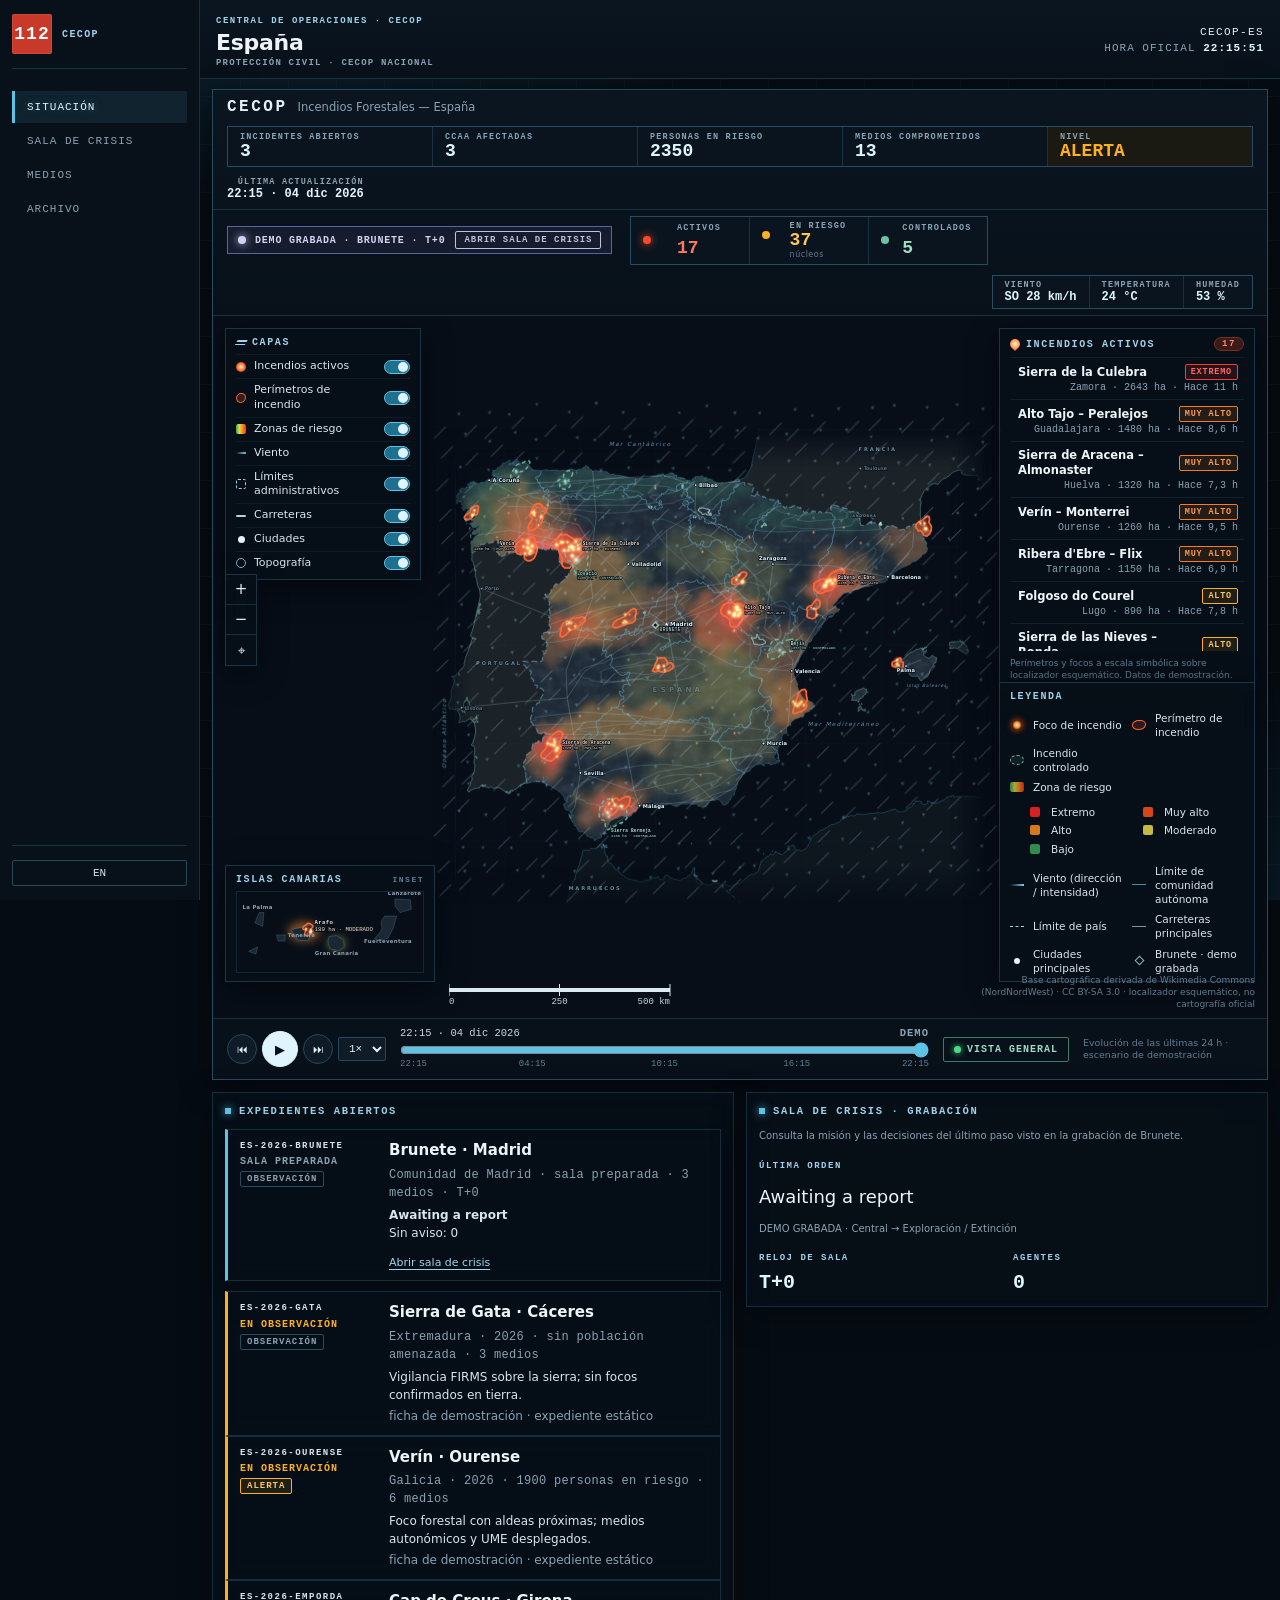
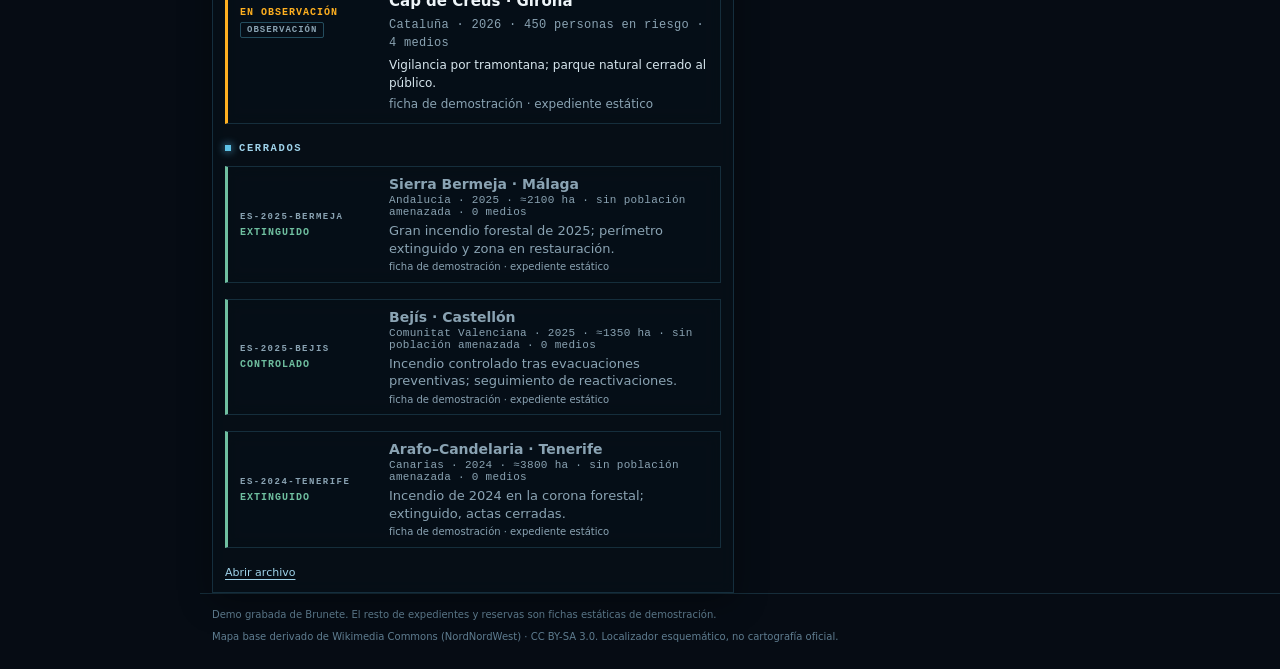
<file: index.html>
<!doctype html>
<html lang="es">
<head><meta charset="utf-8"><meta name="viewport" content="width=device-width,initial-scale=1"><title>CECOP · Situación</title><link rel="icon" href="./favicon.png" type="image/png"><link rel="stylesheet" href="./style.css"><link rel="stylesheet" href="./mapa.css"><script>window.RECORDED_SITE=true;window.RECORDED_DEMO="./recordings/brunete-demo.json.gz";</script><script src="./recorded-site.js"></script></head>
<body data-page="situacion" class="recorded-demo">
<div class="shell">
<aside class="cecop-nav" aria-label="CECOP">
  <div class="nav-brand"><div class="badge">112</div><span>CECOP</span></div>
  <div class="nav-links">
    <a href="./" data-nav="situacion" data-i18n="navSituation">Situación</a>
    <a href="./incidente.html" data-nav="incidente" data-i18n="navIncident">Sala de crisis</a>
    <a href="./medios.html" data-nav="medios" data-i18n="navFleet">Medios</a>
    <a href="./archivo.html" data-nav="archivo" data-i18n="navArchive">Archivo</a>
  </div>
  <div class="nav-lang"><button type="button" id="langToggle" class="quiet" data-i18n-aria-label="changeLanguage">EN</button></div>
</aside>
<div class="ops">
<header class="mast">
  <div class="brand"><div class="badge">112</div><div><span class="eyebrow" data-i18n="eyebrow">CENTRAL DE OPERACIONES · CECOP</span><h1 data-i18n="nationalTitle">España</h1><p data-i18n="nationalSubhead">PROTECCIÓN CIVIL · CECOP NACIONAL</p></div></div>
  <div class="header-actions"><div class="incident-meta"><span id="incidentCode" data-i18n="nationalCode">CECOP-ES</span><span class="official-time"><span data-i18n="officialTime">Hora oficial</span> <time id="officialClock">--:--:--</time></span></div></div>
</header>
<div id="error" role="alert" hidden></div>
<main class="lower">
  <section class="gis gis-hero" aria-labelledby="gisHeading">
    <header class="gis-top">
      <div class="gis-row gis-row-national">
        <div class="gis-brand"><h2 id="gisHeading">CECOP</h2><span data-i18n="mapSubtitle">Incendios Forestales — España</span></div>
        <div class="gis-counters gis-national" role="group" data-i18n-aria-label="nationalKpis" aria-label="Situación nacional">
          <div class="counter counter-plain"><span data-i18n="kOpenIncidents">Incidentes abiertos</span><strong id="openIncidents">—</strong><small id="openDetail"></small></div>
          <div class="counter counter-plain"><span data-i18n="kCcaa">CCAA afectadas</span><strong id="ccaaCount">—</strong><small id="ccaaDetail"></small></div>
          <div class="counter counter-plain"><span data-i18n="kRiskPeople">Personas en riesgo</span><strong id="riskPeople">—</strong><small id="riskDetail"></small></div>
          <div class="counter counter-plain"><span data-i18n="kAssetsCommitted">Medios comprometidos</span><strong id="assetsCommitted">—</strong><small id="assetsDetail"></small></div>
          <div class="counter counter-plain kpi-level" id="levelCell"><span data-i18n="kLevel">Nivel</span><strong id="nationalLevel">—</strong><small id="levelDetail"></small></div>
        </div>
        <div class="gis-updated"><span data-i18n="lastUpdate">Última actualización</span><strong id="updatedAt">—</strong></div>
      </div>
      <div class="gis-row gis-row-ops">
        <div class="duty gis-duty"><p id="connection" role="status" aria-live="polite" aria-atomic="true" data-i18n="connecting">Conectando…</p><a href="./incidente.html" class="duty-link" data-i18n="openIncident">Abrir sala de crisis</a></div>
        <div class="gis-counters" role="group" aria-label="Contadores operativos">
          <div class="counter counter-active"><i class="dot"></i><span data-i18n="cActive">Activos</span><strong id="countActive">—</strong></div>
          <div class="counter counter-risk"><i class="dot"></i><span data-i18n="cRisk">En riesgo</span><strong id="countRisk">—</strong><small data-i18n="cRiskUnit">núcleos</small></div>
          <div class="counter counter-controlled"><i class="dot"></i><span data-i18n="cControlled">Controlados</span><strong id="countControlled">—</strong></div>
        </div>
        <div class="gis-weather" role="group" aria-label="Meteorología">
          <div><span data-i18n="wxWind">Viento</span><strong id="wxWind">—</strong></div>
          <div><span data-i18n="wxTemp">Temperatura</span><strong id="wxTemp">—</strong></div>
          <div><span data-i18n="wxHumidity">Humedad</span><strong id="wxHumidity">—</strong></div>
        </div>
      </div>
    </header>
    <div class="gis-stage" id="gisStage">
      <div class="gis-map" id="gisMap" aria-label="Mapa de incendios forestales de España"></div>
      <aside class="glass gis-layers" aria-labelledby="layersHeading">
        <h3 id="layersHeading"><i class="ico ico-layers"></i><span data-i18n="layers">Capas</span></h3>
        <ul id="layerList">
          <li><i class="sw sw-hotspot"></i><label><span data-i18n="lyHotspots">Incendios activos</span><input type="checkbox" role="switch" data-layer="hotspots" checked></label></li>
          <li><i class="sw sw-perimeter"></i><label><span data-i18n="lyPerimeters">Perímetros de incendio</span><input type="checkbox" role="switch" data-layer="perimeters" checked></label></li>
          <li><i class="sw sw-risk"></i><label><span data-i18n="lyRisk">Zonas de riesgo</span><input type="checkbox" role="switch" data-layer="risk" checked></label></li>
          <li><i class="sw sw-wind"></i><label><span data-i18n="lyWind">Viento</span><input type="checkbox" role="switch" data-layer="wind" checked></label></li>
          <li><i class="sw sw-admin"></i><label><span data-i18n="lyAdmin">Límites administrativos</span><input type="checkbox" role="switch" data-layer="admin" checked></label></li>
          <li><i class="sw sw-roads"></i><label><span data-i18n="lyRoads">Carreteras</span><input type="checkbox" role="switch" data-layer="roads" checked></label></li>
          <li><i class="sw sw-cities"></i><label><span data-i18n="lyCities">Ciudades</span><input type="checkbox" role="switch" data-layer="cities" checked></label></li>
          <li><i class="sw sw-topo"></i><label><span data-i18n="lyTopo">Topografía</span><input type="checkbox" role="switch" data-layer="topo" checked></label></li>
        </ul>
      </aside>
      <div class="gis-zoom glass" role="group" aria-label="Zoom">
        <button type="button" id="zoomIn" aria-label="Acercar">+</button>
        <button type="button" id="zoomOut" aria-label="Alejar">−</button>
        <button type="button" id="zoomReset" data-i18n-aria-label="zoomReset" aria-label="Vista nacional">⌖</button>
      </div>
      <aside class="glass gis-canarias" aria-labelledby="canariasHeading">
        <div class="inset-head"><h3 id="canariasHeading" data-i18n="canarias">Islas Canarias</h3><span class="inset-tag">INSET</span></div>
        <svg id="canariasInset" viewBox="0 0 260 112" role="img" aria-labelledby="canariasHeading"></svg>
      </aside>
      <aside class="glass gis-incidents" aria-labelledby="incidentsHeading">
        <h3><i class="ico ico-fire"></i><span id="incidentsHeading" data-i18n="activeIncidents">Incendios activos</span><span class="pill pill-alert" id="incidentCount">—</span></h3>
        <ol id="incidentList" class="incident-list"></ol>
        <p class="panel-note" data-i18n="symbolicNote">Perímetros y focos a escala simbólica sobre localizador esquemático. Datos de demostración.</p>
      </aside>
      <aside class="glass gis-legend" aria-labelledby="legendHeading">
        <h3 id="legendHeading" data-i18n="legend">Leyenda</h3>
        <ul class="legend-list">
          <li><i class="lg lg-hotspot"></i><span data-i18n="lgHotspot">Foco de incendio</span></li>
          <li><i class="lg lg-perimeter"></i><span data-i18n="lgPerimeter">Perímetro de incendio</span></li>
          <li><i class="lg lg-controlled"></i><span data-i18n="lgControlled">Incendio controlado</span></li>
          <li class="lg-group"><i class="lg lg-risk"></i><span data-i18n="lgRisk">Zona de riesgo</span>
            <ul>
              <li><i class="lg lg-extreme"></i><span data-i18n="lgExtreme">Extremo</span></li>
              <li><i class="lg lg-veryhigh"></i><span data-i18n="lgVeryHigh">Muy alto</span></li>
              <li><i class="lg lg-high"></i><span data-i18n="lgHigh">Alto</span></li>
              <li><i class="lg lg-moderate"></i><span data-i18n="lgModerate">Moderado</span></li>
              <li><i class="lg lg-low"></i><span data-i18n="lgLow">Bajo</span></li>
            </ul>
          </li>
          <li><i class="lg lg-wind"></i><span data-i18n="lgWind">Viento (dirección / intensidad)</span></li>
          <li><i class="lg lg-ccaa"></i><span data-i18n="lgCcaa">Límite de comunidad autónoma</span></li>
          <li><i class="lg lg-country"></i><span data-i18n="lgCountry">Límite de país</span></li>
          <li><i class="lg lg-road"></i><span data-i18n="lgRoads">Carreteras principales</span></li>
          <li><i class="lg lg-city"></i><span data-i18n="lgCities">Ciudades principales</span></li>
          <li><i class="lg lg-brunete"></i><span data-i18n="lgBrunete">Brunete · sala simulada</span></li>
        </ul>
      </aside>
      <div class="gis-scale" aria-hidden="true"><svg id="scaleBar" viewBox="0 0 250 30" width="250" height="30"></svg></div>
      <div class="gis-credit" data-i18n="mapCredit">Base cartográfica derivada de Wikimedia Commons (NordNordWest) · CC BY-SA 3.0 · localizador esquemático, no cartografía oficial</div>
      <div id="tooltip" class="gis-tooltip" role="tooltip" hidden></div>
    </div>
    <footer class="gis-timeline">
      <div class="tl-controls">
        <button type="button" id="tlBack" aria-label="Inicio de la ventana">⏮</button>
        <button type="button" id="tlPlay" class="tl-play" aria-label="Reproducir">▶</button>
        <button type="button" id="tlFwd" aria-label="Avanzar una hora">⏭</button>
        <select id="tlSpeed" aria-label="Velocidad"><option value="1">1×</option><option value="2">2×</option><option value="4">4×</option></select>
      </div>
      <div class="tl-track">
        <div class="tl-head"><time id="tlTime">—</time><span id="tlPhase" class="tl-phase"></span></div>
        <input type="range" id="tlRange" min="-1440" max="0" step="5" value="0" aria-label="Línea temporal (últimas 24 h)">
        <div class="tl-ticks" id="tlTicks"></div>
      </div>
      <button type="button" id="tlLive" class="tl-live is-live"><i></i><span data-i18n="tlLive">En directo</span></button>
      <span class="tl-note" data-i18n="timelineNote">Evolución de las últimas 24 h · escenario de demostración</span>
    </footer>
  </section>
  <section class="panel" aria-labelledby="eventsHeading">
    <h2 id="eventsHeading" data-i18n="activeEvents">Expedientes abiertos</h2>
    <div class="event-list">
      <article class="order-ticket event-live" id="bruneteEvent">
        <div class="order-label"><span class="eyebrow">ES-2026-BRUNETE</span><span id="eventThreat" class="event-status">—</span><span id="eventLevel" class="event-level">—</span></div>
        <div><h2>Brunete · Madrid</h2><p class="event-meta" id="eventMeta">—</p><p id="eventMission" class="event-mission">—</p><p id="eventPeople">—</p></div>
        <a href="./incidente.html" data-i18n="openIncident">Abrir sala de crisis</a>
      </article>
      <div id="watchList"></div>
    </div>
    <h2 class="closed-heading" data-i18n="closedEvents">Cerrados</h2>
    <div id="closedList" class="closed-strip"></div>
    <a href="./archivo.html" class="closed-link" data-i18n="openArchive">Abrir archivo</a>
  </section>
  <section class="panel" aria-labelledby="dataHeading">
    <h2 id="dataHeading" data-i18n="salaHeading">Sala abierta</h2>
    <p class="kpi-detail" data-i18n="salaHelp">Única sala simulada bajo mando CECOP. Las órdenes proceden de HappyRobot y se muestran sin traducir.</p>
    <div class="data-grid"><div><span class="eyebrow" data-i18n="lastOrder">Última orden</span><p id="regionalMission">—</p><p class="kpi-detail" data-i18n="agentChain">HappyRobot · Central → Exploración / Extinción</p></div></div>
    <div class="data-grid"><div><span class="eyebrow" data-i18n="salaClock">Reloj de sala</span><p id="salaClock" class="sala-clock">T+0</p></div><div><span class="eyebrow" data-i18n="kAgents">Agentes</span><p id="salaRuns" class="sala-clock">0</p></div></div>
  </section>
</main>
<footer class="site-footer">
  <span data-i18n="demoBoard">Tablero de demostración: Brunete es la única sala simulada; el resto son expedientes estáticos de demostración.</span>
  <a hidden id="workflow" target="_blank" rel="noopener" data-i18n="workflow">Flujo HappyRobot</a>
  <span data-i18n="baseMapCredit">Mapa base derivado de Wikimedia Commons (NordNordWest) · CC BY-SA 3.0. Localizador esquemático, no cartografía oficial. Incendios, perímetros, riesgo y viento son un escenario de demostración.</span>
</footer>
</div>
</div>
<script src="./chrome.js"></script><script src="./situacion.js"></script><script src="./mapa.js"></script>
</body>
</html>
</file>
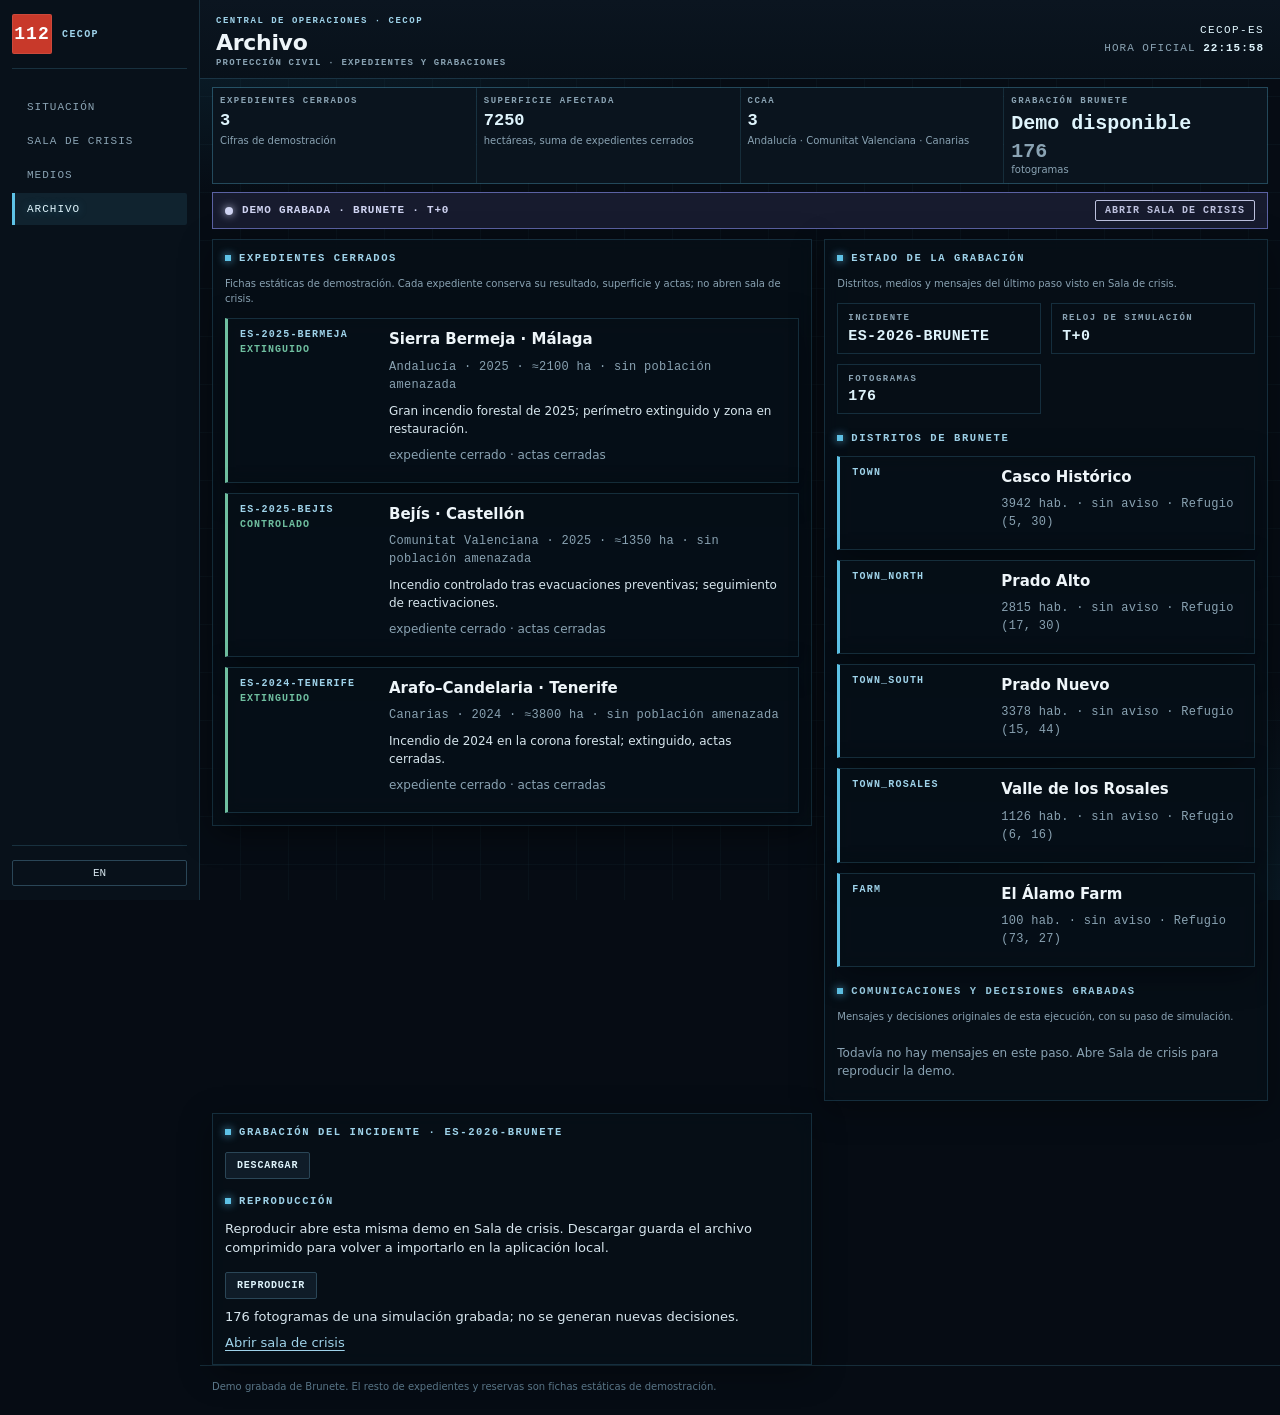
<file: archivo.html>
<!doctype html>
<html lang="es">
<head><meta charset="utf-8"><meta name="viewport" content="width=device-width,initial-scale=1"><title>CECOP · Archivo</title><link rel="icon" href="./favicon.png" type="image/png"><link rel="stylesheet" href="./style.css"><script>window.RECORDED_SITE=true;window.RECORDED_DEMO="./recordings/brunete-demo.json.gz";</script><script src="./recorded-site.js"></script></head>
<body data-page="archivo" class="recorded-demo">
<div class="shell">
<aside class="cecop-nav" aria-label="CECOP">
  <div class="nav-brand"><div class="badge">112</div><span>CECOP</span></div>
  <div class="nav-links">
    <a href="./" data-nav="situacion" data-i18n="navSituation">Situación</a>
    <a href="./incidente.html" data-nav="incidente" data-i18n="navIncident">Sala de crisis</a>
    <a href="./medios.html" data-nav="medios" data-i18n="navFleet">Medios</a>
    <a href="./archivo.html" data-nav="archivo" data-i18n="navArchive">Archivo</a>
  </div>
  <div class="nav-lang"><button type="button" id="langToggle" class="quiet" data-i18n-aria-label="changeLanguage">EN</button></div>
</aside>
<div class="ops">
<header class="mast">
  <div class="brand"><div class="badge">112</div><div><span class="eyebrow" data-i18n="eyebrow">CENTRAL DE OPERACIONES · CECOP</span><h1 data-i18n="pageTitle">Archivo</h1><p data-i18n="pageSubhead">PROTECCIÓN CIVIL · EXPEDIENTES Y GRABACIONES</p></div></div>
  <div class="header-actions"><div class="incident-meta"><span id="incidentCode" data-i18n="nationalCode">CECOP-ES</span><span class="official-time"><span data-i18n="officialTime">Hora oficial</span> <time id="officialClock">--:--:--</time></span></div></div>
</header>
<section class="kpis" id="archiveKpis">
  <div><span class="kpi-label" data-i18n="kClosedFiles">Expedientes cerrados</span><strong id="closedCount">—</strong><small class="kpi-detail" data-i18n="demoFigures">Cifras de demostración</small></div>
  <div><span class="kpi-label" data-i18n="kClosedHa">Superficie afectada</span><strong id="closedHa">—</strong><small class="kpi-detail" data-i18n="closedHaHelp">hectáreas, suma de expedientes cerrados</small></div>
  <div><span class="kpi-label" data-i18n="kClosedCcaa">CCAA</span><strong id="closedCcaa">—</strong><small class="kpi-detail" id="closedCcaaDetail"></small></div>
  <div><span class="kpi-label" data-i18n="kRecording">Grabación Brunete</span><strong id="archiveRecordingState">—</strong><small class="kpi-detail"><span id="archiveFrameCount">—</span> <span data-i18n="framesLabelLower">fotogramas</span></small></div>
</section>
<div class="duty"><p id="connection" role="status" aria-live="polite" aria-atomic="true" data-i18n="connecting">Conectando…</p><a href="./incidente.html" class="duty-link" data-i18n="openIncident">Abrir sala de crisis</a></div>
<div id="error" role="alert" hidden></div>
<main class="lower">
  <section class="panel" aria-labelledby="closedHeading">
    <h2 id="closedHeading" data-i18n="closedHeading">Expedientes cerrados</h2>
    <p class="kpi-detail" data-i18n="closedHelp">Fichas estáticas de demostración. Cada expediente conserva su resultado, superficie y actas; no abren sala de crisis.</p>
    <div id="closedList" class="event-list"></div>
  </section>
  <section class="panel shared-panel" aria-labelledby="sharedHeading">
    <h2 id="sharedHeading" data-i18n="sharedHeading">Estado compartido · Cloudflare KV</h2>
    <p class="kpi-detail" data-i18n="sharedHelp">Documento que el simulador publica y los agentes de HappyRobot leen. Se consulta desde el servidor: el navegador nunca recibe el token.</p>
    <div class="shared-meta" id="sharedMeta"></div>
    <h2 class="inventory-heading" data-i18n="sharedDistrictsHeading">Distritos y nivel de peligro</h2>
    <div id="sharedDistricts" class="event-list"></div>
    <h2 class="inventory-heading" data-i18n="sharedCommsHeading">Comunicaciones emitidas</h2>
    <p class="kpi-detail" data-i18n="sharedCommsHelp">Cada llamada y cada alerta de zona con su paso de simulación y su efecto real sobre la población.</p>
    <div id="sharedComms" class="event-list"></div>
  </section>
  <section class="panel" aria-labelledby="recordingHeading">
    <h2 id="recordingHeading" data-i18n="recordingHeading">Grabación del incidente · ES-2026-BRUNETE</h2>
    <section class="toolbar">
      <button hidden id="archiveRecordRun" data-i18n="archiveRecordRun" disabled>Ejecutar y grabar</button>
      <button hidden id="archiveStopRecord" data-i18n="archiveStopRecord" disabled>Detener grabación</button>
      <button id="archiveDownloadRecord" data-i18n="archiveDownloadRecord" disabled>Descargar</button>
    </section>
    
    
    <h2 id="playbackHeading" class="inventory-heading" data-i18n="playbackHeading">Reproducción</h2>
    <p data-i18n="archiveHelp">Reproducir abre la grabación del servidor en Sala de crisis. Abrir archivo lleva al selector de archivos de esa sala (máx. 100 MB). La reproducción no llama a HappyRobot.</p>
    <section class="toolbar">
      <button id="archivePlayRecord" data-i18n="archivePlayRecord" disabled>Reproducir</button>
      <button hidden id="archiveOpenRecording" data-i18n="archiveOpenRecording" disabled>Abrir archivo</button>
    </section>
    <p data-i18n="archiveLocation">Los controles también están en Preparar incidente → Archivo y reproducción.</p>
    <a href="./incidente.html" data-i18n="openIncident">Abrir sala de crisis</a>
  </section>
</main>
<footer class="site-footer">
  <span data-i18n="demoBoard">Tablero de demostración: Brunete es la única sala simulada; el resto son expedientes estáticos de demostración.</span>
  <a hidden id="workflow" target="_blank" rel="noopener" data-i18n="workflow">Flujo HappyRobot</a>
</footer>
</div>
</div>
<script src="./chrome.js"></script><script src="./archivo.js"></script>
</body>
</html>
</file>
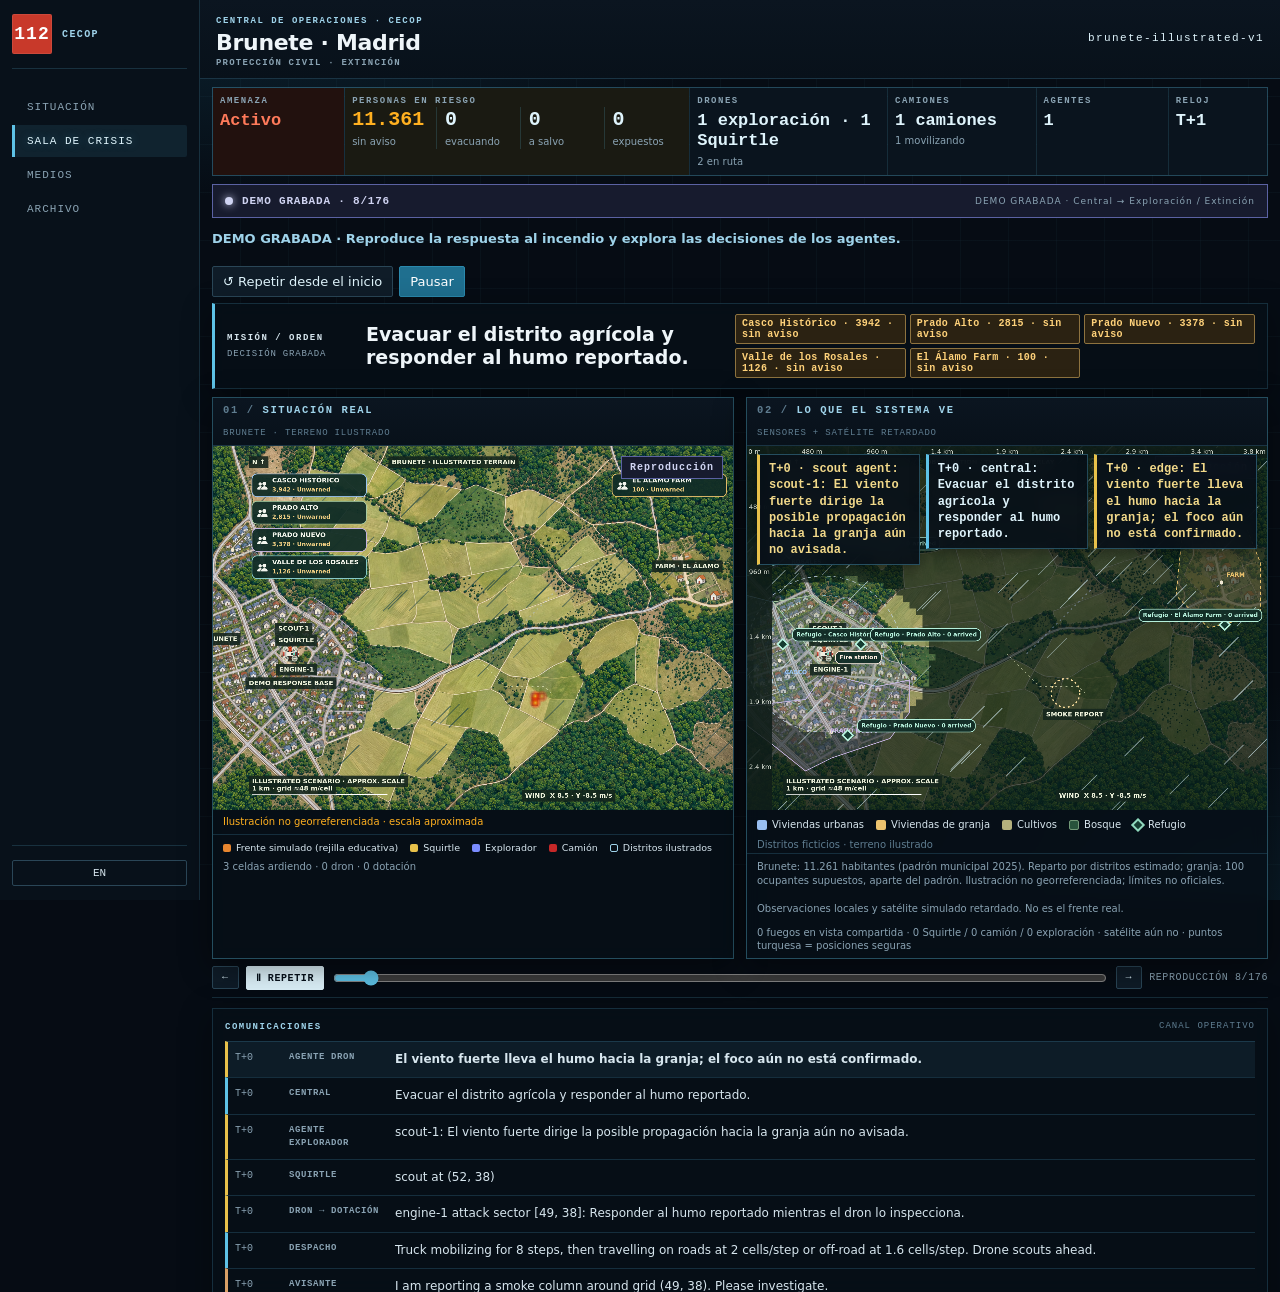
<file: incidente.html>
<!doctype html>
<html lang="es">
<head>
<meta charset="utf-8">
<meta name="viewport" content="width=device-width,initial-scale=1">
<title>Los Panaderos · Demo grabada</title>
<link rel="icon" href="./favicon.png" type="image/png">
<link rel="stylesheet" href="./style.css">
<script>window.RECORDED_SITE=true;window.RECORDED_DEMO="./recordings/brunete-demo.json.gz";</script><script src="./recorded-site.js"></script></head>
<body data-page="incidente" class="recorded-demo">
<div class="shell">
<aside class="cecop-nav" aria-label="CECOP">
  <div class="nav-brand"><div class="badge">112</div><span>CECOP</span></div>
  <div class="nav-links">
    <a href="./" data-nav="situacion" data-i18n="navSituation">Situación</a>
    <a href="./incidente.html" data-nav="incidente" data-i18n="navIncident">Sala de crisis</a>
    <a href="./medios.html" data-nav="medios" data-i18n="navFleet">Medios</a>
    <a href="./archivo.html" data-nav="archivo" data-i18n="navArchive">Archivo</a>
  </div>
  <div class="nav-lang"><button type="button" id="langToggle" class="quiet" data-i18n-aria-label="changeLanguage">EN</button></div>
</aside>
<div class="ops">
<header class="mast">
  <div class="brand">
    <div class="badge">112</div>
    <div>
      <span class="eyebrow" id="eyebrow" data-i18n="eyebrow">CENTRAL DE OPERACIONES · CECOP</span>
      <h1 id="headline">Brunete · Madrid</h1>
      <p id="subhead" data-i18n="subhead">PROTECCIÓN CIVIL · EXTINCIÓN</p>
    </div>
  </div>
  <div class="header-actions">
    <div class="incident-meta"><span id="incidentCode">ES-2026-BRUNETE</span><span id="wx" class="wx" hidden></span></div>
  </div>
</header>
<section class="kpis">
  <div class="kpi-threat"><span class="kpi-label" id="kThreatLbl" data-i18n="kThreat">Amenaza</span><strong id="threat">Vigilancia</strong></div>
  <div class="people-board" id="peopleBoard">
    <span class="kpi-label" id="kPeopleLbl" data-i18n="kPeople">Personas en riesgo</span>
    <div id="peopleKpi" class="people-counts">
      <div><strong id="peopleUnwarned">0</strong><span data-i18n="unwarnedLbl">sin aviso</span></div>
      <div><strong id="peopleEvacuating">0</strong><span data-i18n="evacLbl">evacuando</span></div>
      <div><strong id="peopleSafe">0</strong><span data-i18n="safeLbl">a salvo</span></div>
      <div><strong id="peopleExposed">0</strong><span data-i18n="exposedLbl">expuestos</span></div>
    </div>
  </div>
  <div><span class="kpi-label" id="kDroneLbl" data-i18n="kDrone">Drones</span><strong id="droneKpi">—</strong><small id="droneStatus" class="kpi-detail"></small></div>
  <div><span class="kpi-label" id="kCrewLbl" data-i18n="kCrew">Camiones</span><strong id="crew">—</strong><small id="crewStatus" class="kpi-detail"></small></div>
  <div><span class="kpi-label" id="kAgentLbl" data-i18n="kAgents">Agentes</span><strong id="runs">0</strong></div>
  <div><span class="kpi-label" id="kClockLbl" data-i18n="kClock">Reloj</span><strong id="clock">T+0</strong></div>
</section>
<div class="duty">
  <p id="connection" role="status" aria-live="polite" aria-atomic="true">Listo</p>
  <span class="agent-chain" data-i18n="agentChain">HappyRobot · Central → Exploración / Extinción</span>
</div>
<p class="demo-note">DEMO GRABADA · Reproduce la respuesta al incendio y explora las decisiones de los agentes.</p><section class="toolbar strip"><button id="restartDemo" type="button">↺ Repetir desde el inicio</button>
  <button id="play" data-i18n="playBtn">Reproducir</button>
  <button data-action="decision" id="btnAsk" data-i18n="ask">Preguntar a los agentes</button>
  <button id="addFire" type="button" aria-pressed="false">Añadir fuego en el mapa</button>
  <button id="resetSim" data-action="reset" class="quiet" data-i18n="reset">↺ Reiniciar</button>
  <button id="recordRun" data-i18n="recordRun">Guardar última simulación</button>
  <button id="importSimulation" type="button" data-i18n="openRec">Importar simulación</button>
  <input id="openRecording" type="file" accept="application/json,application/gzip,.json,.gz" hidden>
  <a class="setup-jump" href="#setupPanel"><span data-i18n="setup">Preparar incidente</span><span id="operatingSummary"></span></a>
</section>
<div id="error" role="alert" hidden></div>
<section class="order-ticket" aria-labelledby="missionLbl">
  <div class="order-label"><span class="eyebrow" id="missionLbl" data-i18n="mission">MISIÓN / ORDEN</span><span class="order-channel" data-i18n="orderChannel">HAPPYROBOT · CENTRAL</span></div>
  <h2 id="mission">A la espera de aviso</h2>
  <div id="people" class="unit-tags"></div>
</section>
<main class="maps">
  <article class="map-card">
    <div class="maptitle"><h2 id="truthTitle" data-i18n="truth">Situación real</h2><span id="truthTag">BRUNETE · TERRENO ILUSTRADO</span></div>
    <div class="map-stage">
      <div id="globe" hidden></div>
      <canvas id="truth" width="800" height="560"></canvas>
      <canvas id="truthOverlay" class="map-overlay" width="800" height="560" aria-hidden="true"></canvas>
      <span class="map-paused" data-i18n="mapPaused">RELOJ EN PAUSA</span>
      <span class="map-replay" data-i18n="replay">Reproducción</span>
    </div>
    <p id="mapNote" class="mapnote" hidden></p>
    <p id="firePlacementHint" class="fire-placement-hint" hidden></p>
    <ul class="legend">
      <li><i style="background:#e8862f"></i><span data-i18n="legendSim">Frente simulado (rejilla educativa)</span></li>
      <li id="legendFirms" hidden><i style="background:#d43b2f"></i><span data-i18n="legendFirms">FIRMS · focos reales 24 h (NASA)</span></li>
      <li><i style="background:#e8c14a"></i><span data-i18n="legendDrone">Squirtle</span></li>
      <li><i style="background:#7b8cff"></i><span data-i18n="legendScout">Explorador</span></li>
      <li><i style="background:#c62828"></i><span data-i18n="legendTruck">Camión</span></li>
      <li><i class="hollow"></i><span data-i18n="legendArea">Distritos ilustrados</span></li>
    </ul>
    <p id="truthstats"></p>
  </article>
  <article class="map-card">
    <div class="maptitle"><h2 id="beliefTitle" data-i18n="belief">Lo que el sistema ve</h2><span id="beliefTag" data-i18n="beliefTag">SENSORES + SATÉLITE RETARDADO</span></div>
    <div class="map-stage">
      <canvas id="belief" width="800" height="560"></canvas>
      <div id="beliefToasts" class="belief-toasts" aria-live="polite" aria-atomic="false"></div>
      <span class="map-paused" data-i18n="mapPaused">RELOJ EN PAUSA</span>
      <span class="map-replay" data-i18n="replay">Reproducción</span>
    </div>
    <div class="map-legend" data-i18n-aria-label="observationLegend"><span><i class="legend-town"></i><span data-i18n="legendTown">Viviendas urbanas</span></span><span><i class="legend-farm"></i><span data-i18n="legendFarm">Viviendas de granja</span></span><span><i class="legend-fields"></i><span data-i18n="legendFields">Cultivos</span></span><span><i class="legend-woodland"></i><span data-i18n="legendWoodland">Bosque</span></span><span><i class="legend-refuge"></i><span data-i18n="legendRefuge">Refugio</span></span><small data-i18n="legendDistricts">Distritos ficticios · terreno ilustrado</small></div>
    <p id="populationSource" class="population-source" hidden></p>
    <p class="knowledge-note" data-i18n="knowledgeNote">Observaciones locales y satélite simulado retardado. No es el frente real.</p>
    <p id="beliefstats"></p>
  </article>
</main>
<section class="timeline">
  <button id="back" data-i18n-aria-label="backFrame">←</button>
  <button id="replayPlay" data-i18n="replayStart">▶ Repetir</button>
  <input id="timeline" type="range" min="0" max="0" value="0" data-i18n-aria-label="recordedFrame">
  <button id="forward" data-i18n-aria-label="forwardFrame">→</button>
  <button data-action="live" data-i18n="liveBtn">En vivo</button>
  <span id="frame">En vivo</span>
</section>
<section class="lower">
  <details class="setup" id="setupPanel" hidden>
    <summary id="setupSummary">Preparar incidente</summary>
    <div class="setup-content">
      <section class="toolbar fleet-panel" data-i18n-aria-label="fleetTitle">
        <strong class="eyebrow" data-i18n="fleetTitle">Medios de respuesta</strong>
        <label><span data-i18n="fleetTrucks">camiones</span><select id="fleet-trucks"><option value="0">0</option><option value="1" selected>1</option><option value="2">2</option><option value="3">3</option></select></label>
        <label><span data-i18n="fleetScouts">exploradores</span><select id="fleet-scouts"><option value="0">0</option><option value="1" selected>1</option><option value="2">2</option><option value="3">3</option></select></label>
        <label><span data-i18n="fleetExtinguishers">drones Squirtle</span><select id="fleet-extinguishers"><option value="0">0</option><option value="1" selected>1</option><option value="2">2</option><option value="3">3</option></select></label>
        <button id="applyFleet" data-i18n="applyFleet">Aplicar flota</button>
        <span id="fleetSummary"></span>
        <small data-i18n="fleetHelp">Configura antes de la ignición. Reinicia para cambiar los medios; los recuentos se conservan.</small>
      </section>
      <section class="toolbar">
        <button data-action="ignite" class="primary" id="btnIgnite" data-i18n="ignite">1 · Ignición</button>
        <button data-action="call" class="primary" id="btnCall" data-i18n="call">2 · Aviso de humo</button>
        <button data-action="step" data-i18n="step">+1</button>
        <label><span data-i18n="speed">Velocidad</span> <select id="speed"><option value="1">1×</option><option value="2" selected>2×</option><option value="4">4×</option><option value="8">8×</option></select></label>
      </section>
      <section class="wind-panel">
        <div><span class="eyebrow" id="windTitle" data-i18n="wind">VIENTO</span><p id="windHelp" data-i18n="windHelp">X este · Y sur · unidades demo</p></div>
        <label>X <input id="windX" type="range" min="-3" max="3" step="0.05" value="1"><output id="windXValue">1.0</output></label>
        <label>Y <input id="windY" type="range" min="-3" max="3" step="0.05" value="0"><output id="windYValue">0.0</output></label>
        <svg id="windVector" viewBox="0 0 86 86" data-i18n-aria-label="wind"><path d="M5 43H81 M43 5V81" stroke="#2a4657"/><circle cx="43" cy="43" r="36" fill="none" stroke="#2a4657"/><path id="windArrow" stroke="#9fd3ea" stroke-width="3" fill="none"/><circle id="windTip" r="4" fill="#9fd3ea"/></svg>
        <label class="spread-control"><span class="spread-label" data-i18n="spread">Propagación</span><input id="spreadFactor" type="range" min="0.25" max="4" step="0.25" value="0.5"><output id="spreadFactorValue">0.5×</output></label>
        <div><strong id="windStrength"></strong><p id="windPending">Viento aplicado</p></div>
        <button id="applyWind" data-i18n="applyWind">Aplicar</button>
        <button id="calmWind" data-i18n="calmWind">Calma</button>
      </section>
      <p id="setupHint" data-i18n="hint">Clic en el terreno para el origen. Aplica viento y el aviso de humo para lanzar los agentes.</p>
      <p class="explain" id="explain" data-i18n="explain">HappyRobot decide explorar, contener o avisar a cada distrito. Terreno ilustrado, fuego y satélite simulados. No es una predicción operativa.</p>
      <details class="record-tools">
        <summary data-i18n="recordTools">Archivo y reproducción</summary>
        <section class="toolbar">
          <button hidden id="stopRecord" data-i18n="stopRec">Detener</button>
          <button hidden id="playRecord" data-i18n="playRec">Reproducir grabación</button>
          <button hidden id="downloadRecord" data-i18n="download">Descargar</button>
        </section>
      </details>
    </div>
  </details>
  <article class="panel">
    <div class="radio-heading"><span class="eyebrow" id="trailLbl" data-i18n="trail">COMUNICACIONES</span><small data-i18n="radioChannel">CANAL OPERATIVO</small></div>
    <div id="trail" role="log"></div>
  </article>
</section>
<footer class="site-footer">
  <span id="footerNote" data-i18n="footerNote">HappyRobot decide. Ilustración inspirada en Brunete; rejilla educativa, no Rothermel/Catastro. El reloj se pausa durante la deliberación; la reproducción no llama a la IA.</span>
  <a hidden id="workflow" target="_blank" rel="noopener" data-i18n="workflow">Flujo HappyRobot</a>
  <div class="attribution"><a href="https://brunete.org/nuestro-pueblo/datos-estadisticos/" data-i18n="censusLink">Ayuntamiento de Brunete · padrón 2025</a><span data-i18n="censusAssumptions">Distribución por distritos estimada; ocupación de granja y refugios supuestos.</span><span data-i18n="pnoaIntro">Ilustración adaptada de una referencia</span> <a href="https://pnoa.ign.es/pnoa-imagen/ortofotos-pnoa-maxima-actualidad">PNOA</a> · <a href="https://creativecommons.org/licenses/by/4.0/">CC BY 4.0 scne.es</a></div>
  <details><summary id="inspectLbl" data-i18n="inspect">Registro técnico de HappyRobot</summary><pre id="evidence"></pre></details>
</footer>
</div>
</div>
<script src="./chrome.js"></script>
<script src="./vendor/bootstrap-icons.js"></script>
<script src="./observation-map.js"></script>
<script src="./app.js"></script>
</body>
</html>
</file>
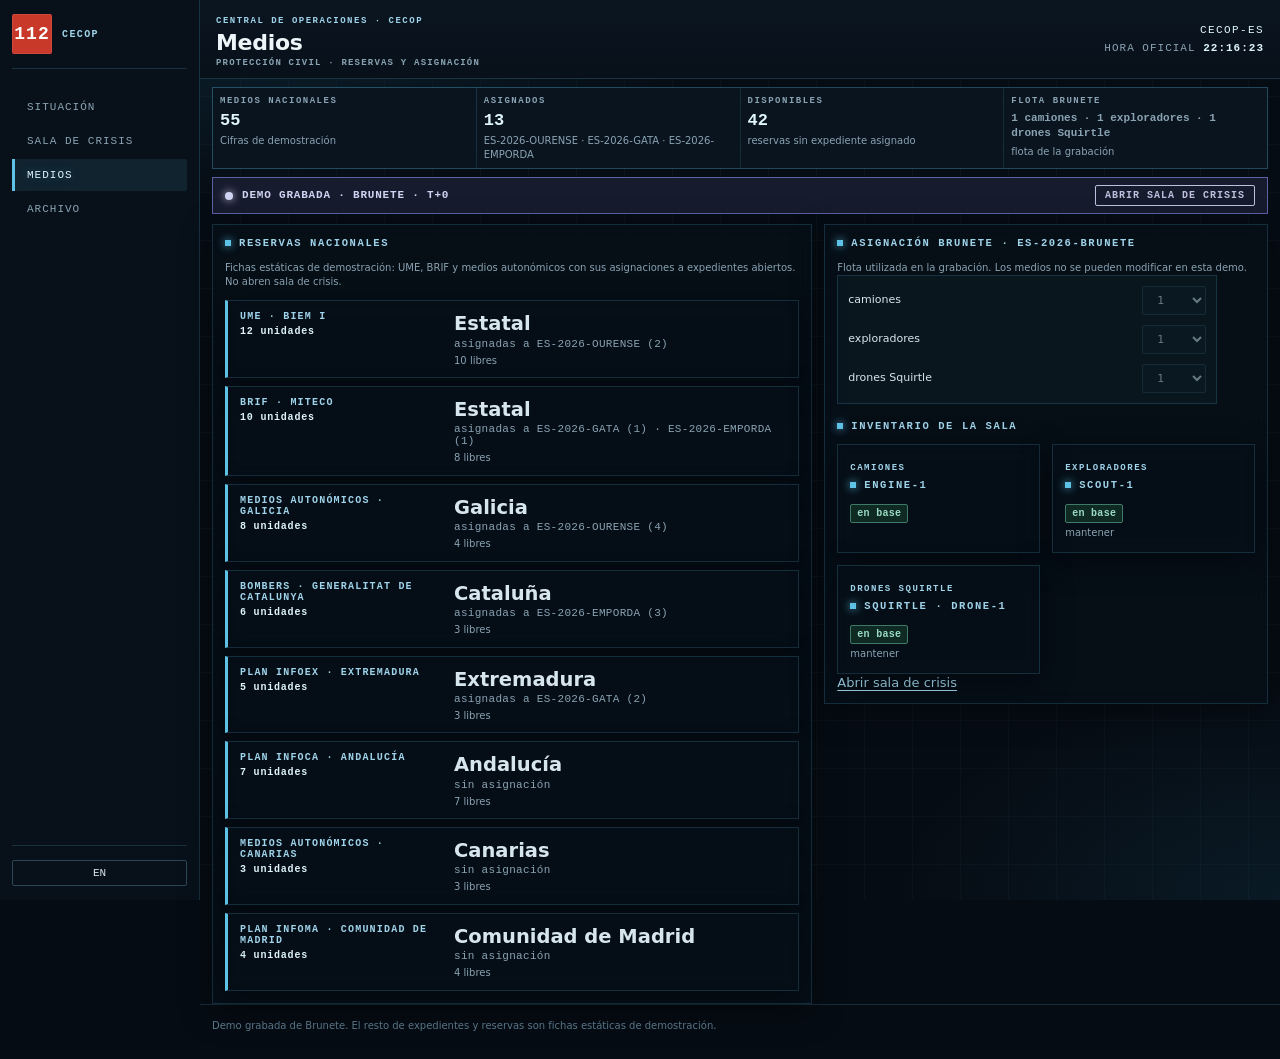
<file: medios.html>
<!doctype html>
<html lang="es">
<head><meta charset="utf-8"><meta name="viewport" content="width=device-width,initial-scale=1"><title>CECOP · Medios</title><link rel="icon" href="./favicon.png" type="image/png"><link rel="stylesheet" href="./style.css"><script>window.RECORDED_SITE=true;window.RECORDED_DEMO="./recordings/brunete-demo.json.gz";</script><script src="./recorded-site.js"></script></head>
<body data-page="medios" class="recorded-demo">
<div class="shell">
<aside class="cecop-nav" aria-label="CECOP">
  <div class="nav-brand"><div class="badge">112</div><span>CECOP</span></div>
  <div class="nav-links">
    <a href="./" data-nav="situacion" data-i18n="navSituation">Situación</a>
    <a href="./incidente.html" data-nav="incidente" data-i18n="navIncident">Sala de crisis</a>
    <a href="./medios.html" data-nav="medios" data-i18n="navFleet">Medios</a>
    <a href="./archivo.html" data-nav="archivo" data-i18n="navArchive">Archivo</a>
  </div>
  <div class="nav-lang"><button type="button" id="langToggle" class="quiet" data-i18n-aria-label="changeLanguage">EN</button></div>
</aside>
<div class="ops">
<header class="mast">
  <div class="brand"><div class="badge">112</div><div><span class="eyebrow" data-i18n="eyebrow">CENTRAL DE OPERACIONES · CECOP</span><h1 data-i18n="pageTitle">Medios</h1><p data-i18n="pageSubhead">PROTECCIÓN CIVIL · RESERVAS Y ASIGNACIÓN</p></div></div>
  <div class="header-actions"><div class="incident-meta"><span id="incidentCode" data-i18n="nationalCode">CECOP-ES</span><span class="official-time"><span data-i18n="officialTime">Hora oficial</span> <time id="officialClock">--:--:--</time></span></div></div>
</header>
<section class="kpis" id="poolKpis">
  <div><span class="kpi-label" data-i18n="kPoolUnits">Medios nacionales</span><strong id="poolUnits">—</strong><small class="kpi-detail" data-i18n="demoFigures">Cifras de demostración</small></div>
  <div><span class="kpi-label" data-i18n="kPoolAssigned">Asignados</span><strong id="poolAssigned">—</strong><small class="kpi-detail" id="poolAssignedDetail"></small></div>
  <div><span class="kpi-label" data-i18n="kPoolAvailable">Disponibles</span><strong id="poolAvailable">—</strong><small class="kpi-detail" data-i18n="poolAvailableHelp">reservas sin expediente asignado</small></div>
  <div><span class="kpi-label" data-i18n="kBruneteFleet">Flota Brunete</span><strong id="fleetSummary">—</strong><small class="kpi-detail" data-i18n="bruneteFleetHelp">única sala simulada</small></div>
</section>
<div class="duty"><p id="connection" role="status" aria-live="polite" aria-atomic="true" data-i18n="connecting">Conectando…</p><a href="./incidente.html" class="duty-link" data-i18n="openIncident">Abrir sala de crisis</a></div>
<div id="error" role="alert" hidden></div>
<main class="lower">
  <section class="panel" aria-labelledby="poolsHeading">
    <h2 id="poolsHeading" data-i18n="poolsHeading">Reservas nacionales</h2>
    <p class="kpi-detail" data-i18n="poolsHelp">Fichas estáticas de demostración: UME, BRIF y medios autonómicos con sus asignaciones a expedientes abiertos. No abren sala de crisis.</p>
    <div id="poolList" class="pool-list"></div>
  </section>
  <section class="panel" aria-labelledby="fleetHeading">
    <h2 id="fleetHeading" data-i18n="bruneteAssignment">Asignación Brunete · ES-2026-BRUNETE</h2>
    <p class="kpi-detail" data-i18n="fleetHelp">Configura antes de la ignición. Reinicia en Sala de crisis para cambiar los medios; los recuentos se conservan.</p>
    <div class="toolbar fleet-panel">
      <label><span data-i18n="fleetTrucks">camiones</span><select id="fleet-trucks" disabled><option value="0">0</option><option value="1" selected>1</option><option value="2">2</option><option value="3">3</option></select></label>
      <label><span data-i18n="fleetScouts">exploradores</span><select id="fleet-scouts" disabled><option value="0">0</option><option value="1" selected>1</option><option value="2">2</option><option value="3">3</option></select></label>
      <label><span data-i18n="fleetExtinguishers">drones Squirtle</span><select id="fleet-extinguishers" disabled><option value="0">0</option><option value="1" selected>1</option><option value="2">2</option><option value="3">3</option></select></label>
      <button hidden id="applyFleet" data-i18n="applyFleet" disabled>Aplicar flota</button>
    </div>
    <h2 id="inventoryHeading" class="inventory-heading" data-i18n="inventory">Inventario de la sala</h2>
    <div id="vehicleInventory" class="data-grid"></div>
    <a href="./incidente.html" data-i18n="openIncident">Abrir sala de crisis</a>
  </section>
</main>
<footer class="site-footer">
  <span data-i18n="demoBoard">Tablero de demostración: Brunete es la única sala simulada; el resto son expedientes estáticos de demostración.</span>
  <a hidden id="workflow" target="_blank" rel="noopener" data-i18n="workflow">Flujo HappyRobot</a>
</footer>
</div>
</div>
<script src="./chrome.js"></script><script src="./medios.js"></script>
</body>
</html>
</file>
<file: style.css>
/* CECOP shared chrome: dark tactical GIS language (cyan hairlines, glass panels, mono instrument labels). */
:root{color-scheme:dark;
  --ink:#d7e6ee;--muted:#8aa3b3;--dim:#5f7d90;
  --paper:#060c14;--panel:rgba(7,15,24,.82);--panel-solid:#0a141e;--line:rgba(94,194,230,.18);--line-strong:rgba(94,194,230,.35);
  --cyan:#5ec2e6;--cyan-soft:#9fd3ea;--cyan-ink:#dff4fc;--mast:#08111a;--mast-2:#0b1520;
  --green:#1f6f8f;--green-2:#2a89ad;--warn:#ffb020;--alert:#ff4a2a;--alert-soft:#ff7a5a;--safe:#6fbfa0;
  --meta:ui-monospace,SFMono-Regular,Consolas,monospace}
*{box-sizing:border-box}
[hidden]{display:none!important}
html,body{margin:0;min-height:100%}
body{font:13px/1.35 system-ui,-apple-system,"Segoe UI",sans-serif;color:var(--ink);min-height:100vh;background:var(--paper);
  background-image:radial-gradient(ellipse 70% 45% at 18% -5%,rgba(31,111,143,.28),transparent 60%),radial-gradient(ellipse 50% 40% at 100% 100%,rgba(31,111,143,.14),transparent 60%),linear-gradient(rgba(94,194,230,.035) 1px,transparent 1px),linear-gradient(90deg,rgba(94,194,230,.035) 1px,transparent 1px);
  background-size:100% 100%,100% 100%,48px 48px,48px 48px;background-attachment:fixed}
.shell{display:grid;grid-template-columns:200px minmax(0,1fr);min-height:100vh}
.ops{display:flex;flex-direction:column;min-width:0;max-width:1680px;width:100%;margin:0 auto;padding:0 12px 0;min-height:100vh}
.ops>.site-footer{margin-top:auto}
.mast{display:flex;justify-content:space-between;align-items:center;gap:16px;margin:0 -12px;padding:10px 16px;background:linear-gradient(var(--mast-2),var(--mast));color:var(--ink);min-height:64px;border-bottom:1px solid var(--line)}
.brand{display:flex;gap:12px;align-items:center;min-width:0}
.badge{display:grid;place-items:center;width:46px;height:46px;background:#c8392a;color:white;font-size:21px;font-weight:850;border-radius:2px;flex:none;box-shadow:0 0 0 1px rgba(255,255,255,.08) inset}
h1{font-size:22px;line-height:1.1;margin:3px 0;letter-spacing:-.3px;color:#eef5f9}
h2,p{margin:0}
.eyebrow,.kpi-label{font-size:9px;letter-spacing:1.5px;text-transform:uppercase;font-weight:700}
.eyebrow,.kpi-label,#incidentCode,#clock,#runs,.people-counts strong,#connection,.order-channel,.entry time,.entry-source,#frame,.maptitle>span,.kpis strong{font-family:var(--meta)}
.mast .eyebrow{color:var(--cyan-soft)}.mast p{font:600 9px var(--meta);letter-spacing:1.2px;color:var(--muted);text-transform:uppercase}
.header-actions{display:flex;align-items:center;gap:12px}.incident-meta{text-align:right}#incidentCode{display:block;font-size:11px;letter-spacing:1.4px;color:var(--cyan-ink)}.wx{font-size:10px;color:var(--muted)}
/* KPI strips read like GIS counters: hairline grid, mono labels, tabular numerals */
.kpis{display:grid;grid-template-columns:.8fr 2.15fr 1.35fr 1fr .9fr .7fr;margin:8px 0;gap:1px;background:var(--line);border:1px solid var(--line)}
.kpis>div{background:var(--panel-solid);padding:7px 10px;min-width:0}.kpi-label{color:var(--muted);display:block}
.kpis strong{display:block;font-size:17px;line-height:1.2;font-weight:700;font-variant-numeric:tabular-nums;margin-top:4px;overflow-wrap:anywhere;color:var(--cyan-ink)}
.people-counts{display:grid;grid-template-columns:repeat(4,minmax(0,1fr));gap:8px}.people-counts strong{font-size:20px;margin-top:1px;white-space:nowrap}.people-counts span{font-size:10px;white-space:nowrap;color:var(--muted)}.people-counts>div+div{border-left:1px solid var(--line);padding-left:8px}
.kpis .people-board.has-unwarned{background:#1a1a12}.kpis .people-board.has-unwarned #peopleUnwarned{color:var(--warn)}.kpis .people-board.has-exposed{background:#22110e;color:var(--ink)}.kpis .people-board.has-exposed #peopleExposed{color:var(--alert-soft)}
.is-active .kpi-threat{background:#22110e}.is-active #threat{color:var(--alert-soft)}
/* Duty strip: cool by default, amber while agents deliberate, violet in replay */
.duty{display:flex;align-items:center;justify-content:space-between;gap:12px;padding:7px 12px;background:linear-gradient(90deg,#0b1a26,var(--mast));border:1px solid var(--line);color:var(--cyan-soft);min-height:34px}
#connection{font-size:11px;font-weight:700;letter-spacing:.8px;text-transform:uppercase;display:flex;align-items:center;gap:9px;font-variant-numeric:tabular-nums}
#connection::before{content:"";width:8px;height:8px;border-radius:50%;background:currentColor;box-shadow:0 0 8px currentColor;flex:none}
.is-live .duty{color:#9bdcc4}
.agent-chain{font-size:10px;letter-spacing:1px;color:var(--muted)}
.is-busy .duty{background:var(--warn);border-color:#ffc65c;color:#1a1200;padding-block:10px}.is-busy #connection{font-size:17px;letter-spacing:1px}.is-busy .agent-chain{color:#4a3600}
.is-replay .duty{background:#171b2e;border-color:#5b62a3;color:#d0d4f2}
.toolbar{display:flex;flex-wrap:wrap;align-items:center;gap:6px}.strip{padding:6px 0}.setup-jump{margin-left:auto;display:flex;gap:12px;flex-wrap:wrap;align-items:center;font-size:11px}.setup-jump>span:first-child{font-weight:700}#operatingSummary{color:var(--muted)}
button,select,.record-import{font:inherit;border:1px solid #2a4657;border-radius:2px;padding:6px 10px;background:#0f1c28;color:var(--cyan-ink)}
button,select,summary,.record-import{cursor:pointer}button:hover{background:#14283a;border-color:var(--line-strong)}button:disabled,select:disabled{opacity:.45;cursor:not-allowed}button:focus-visible,a:focus-visible,summary:focus-visible,input:focus-visible,select:focus-visible{outline:2px solid var(--cyan);outline-offset:3px}
.primary,#play{background:var(--green);color:#fff;border-color:var(--green-2)}.primary:hover,#play:hover{background:var(--green-2)}#resetSim{background:transparent;color:var(--warn);border-color:var(--warn)}#recordRun{background:#b3341f;color:white;border-color:#d64a2e}.quiet{background:transparent;color:var(--ink);border-color:#2a4657}
.order-ticket{display:grid;grid-template-columns:145px minmax(0,1fr) auto;align-items:center;gap:14px;background:var(--panel);border:1px solid var(--line);border-left:3px solid var(--cyan);padding:10px 12px;margin-bottom:8px;box-shadow:0 8px 30px rgba(0,0,0,.35);backdrop-filter:blur(8px);-webkit-backdrop-filter:blur(8px)}
.order-label{display:grid;gap:4px}.order-channel{font-size:9px;letter-spacing:.8px;color:var(--muted)}#mission{font-size:19px;line-height:1.25;font-weight:650;overflow-wrap:anywhere;color:#eef5f9}.unit-tags{display:grid;grid-template-columns:repeat(auto-fit,minmax(150px,1fr));gap:4px;max-width:520px}
.person{display:inline-block;font:650 10px var(--meta);border:1px solid #2a4657;padding:3px 6px;background:#0f1c28;color:var(--ink);border-radius:2px;overflow-wrap:anywhere;letter-spacing:.3px}.person-unwarned,.person-evacuating,.person-blocked{border-color:#8e733f;background:#2b2212;color:#ffd27a}.person-safe{border-color:#3f7a66;background:#0f2a23;color:#9bdcc4}.person-burnt{border-color:#a2432f;background:#331612;color:#ffb3a0}
/* Incident map instruments: glass frames around the untouched canvases */
.maps{counter-reset:feed;display:grid;grid-template-columns:minmax(0,1fr) minmax(0,1fr);gap:12px}.map-card{counter-increment:feed;min-width:0;background:var(--panel);border:1px solid var(--line-strong);box-shadow:0 8px 30px rgba(0,0,0,.45);backdrop-filter:blur(8px);-webkit-backdrop-filter:blur(8px)}.maptitle{min-height:42px;padding:6px 10px;display:flex;align-items:center;justify-content:space-between;gap:10px;border-bottom:1px solid var(--line);background:linear-gradient(var(--mast-2),var(--mast))}.maptitle h2{font:700 10.5px var(--meta);letter-spacing:1.6px;text-transform:uppercase;color:var(--cyan-soft)}.maptitle h2::before{content:"0" counter(feed) " / ";color:var(--dim)}.maptitle>span{font-size:9px;letter-spacing:.8px;color:var(--dim);text-align:right;max-width:45%;text-transform:uppercase}
.map-stage{position:relative;aspect-ratio:80/56;overflow:hidden;background:#070e18}
#globe,#truth,#belief{display:block;width:100%;height:100%;aspect-ratio:80/56;border:0;border-radius:0}#globe{position:relative;overflow:hidden}#truth,#belief{image-rendering:auto}#globe{cursor:crosshair}#truth{cursor:url(cursors/flamethrower-hover.svg) 62 22,crosshair}#truth:active{cursor:url(cursors/flamethrower-active.svg) 62 22,crosshair}
#globe .cesium-viewer,#globe .cesium-viewer-cesiumWidgetContainer,#globe .cesium-widget,#globe .cesium-widget canvas{width:100%!important;height:100%!important}
.map-overlay{position:absolute;inset:0;width:100%;height:100%;pointer-events:none}
/* Compact JSON chips over the belief map, docked top-left in source-coloured order */
.belief-toasts{position:absolute;top:8px;left:10px;right:auto;width:calc(100% - 20px);max-width:calc(100% - 20px);display:flex;flex-direction:row;flex-wrap:nowrap;align-items:flex-start;gap:6px;pointer-events:none;z-index:6}
.toast{flex:0 1 33.333%;width:33.333%;max-width:33.333%;box-sizing:border-box;background:rgba(7,15,24,.9);border:1px solid var(--line-strong);border-left:3px solid var(--cyan);padding:6px 9px;font:600 12px/1.35 var(--meta);color:var(--cyan-ink);white-space:normal;overflow-wrap:anywhere;box-shadow:0 4px 14px rgba(0,0,0,.4);backdrop-filter:blur(8px);-webkit-backdrop-filter:blur(8px);animation:toastIn .22s cubic-bezier(.2,.8,.3,1) both;transition:opacity 1s linear}
.toast.is-leaving{opacity:0}
.toast.source-drone{border-left-color:#e8c14a;color:#f2d98a}
.toast.source-system{border-left-color:var(--cyan);color:var(--cyan-ink)}
.toast.source-simulation{border-left-color:var(--dim);color:var(--muted)}
.toast.source-human{border-left-color:#d9a066;color:#f0c79a}
@keyframes toastIn{from{opacity:0;transform:translateY(-8px)}to{opacity:1;transform:none}}
@media(prefers-reduced-motion:reduce){.toast{animation:none;transition:none}}
.map-paused,.map-replay{display:none;position:absolute;top:10px;right:10px;padding:5px 8px;font:800 10px var(--meta);letter-spacing:1px;background:var(--warn);color:#1a1200;pointer-events:none;border:1px solid #ffc65c}.is-busy:not(.is-replay) .map-paused,.is-replay .map-replay{display:block}.map-replay{background:#171b2e;color:#d0d4f2;border-color:#5b62a3}
.legend{list-style:none;display:flex;flex-wrap:wrap;gap:5px 12px;padding:7px 10px 0;margin:0;font-size:9.5px;color:var(--ink)}.legend li{display:flex;align-items:center;gap:5px}.legend i{width:8px;height:8px;display:inline-block;flex:none;border-radius:2px}.legend .hollow{border:1px solid var(--cyan-soft);background:transparent}
.mapnote,#truthstats,#beliefstats,.knowledge-note{font-size:10px;padding:5px 10px;color:var(--muted);line-height:1.35}.mapnote{color:var(--warn);border-bottom:1px solid var(--line)}.knowledge-note{padding-top:8px}
.timeline{display:flex;align-items:center;gap:7px;padding:7px 0;border-bottom:1px solid var(--line)}.timeline button{font:700 10px var(--meta);letter-spacing:.6px;padding:5px 9px;text-transform:uppercase}.timeline #replayPlay{background:var(--cyan-ink);color:#06101a;border-color:var(--cyan-ink)}.timeline input{min-width:40px;flex:1;accent-color:var(--cyan)}.timeline #frame{font-size:10px;font-variant-numeric:tabular-nums;color:var(--muted);letter-spacing:.6px;text-transform:uppercase}
.lower{display:grid;grid-template-columns:minmax(0,1fr) minmax(0,1fr);gap:12px;margin-top:10px;align-items:start}.setup,.panel{border:1px solid var(--line);background:var(--panel);min-width:0;box-shadow:0 8px 30px rgba(0,0,0,.35);backdrop-filter:blur(8px);-webkit-backdrop-filter:blur(8px)}.setup>summary{padding:10px 12px;font:700 10.5px var(--meta);letter-spacing:1.6px;text-transform:uppercase;color:var(--cyan-soft)}.setup-content{padding:0 12px 12px}.setup .toolbar{margin-block:8px}.panel{padding:12px}.radio-heading{display:flex;justify-content:space-between;gap:12px;margin-bottom:8px}.radio-heading .eyebrow{color:var(--cyan-soft)}.radio-heading small{font:9px var(--meta);letter-spacing:1px;color:var(--dim)}
#trail{max-height:320px;overflow:auto;scrollbar-width:thin;scrollbar-color:#2a4657 transparent}.entry{display:grid;grid-template-columns:46px 98px minmax(0,1fr);gap:8px;padding:9px 7px;border-top:1px solid var(--line);border-left:3px solid transparent;font-size:12px;line-height:1.45}.entry time{font-size:10px;color:var(--muted);font-variant-numeric:tabular-nums}.entry-source{font-size:9px;letter-spacing:.6px;overflow-wrap:anywhere;color:var(--muted)}.entry-message{overflow-wrap:anywhere;white-space:pre-wrap}.source-drone{border-left-color:#e8c14a}.source-system{border-left-color:var(--cyan)}.source-simulation{border-left-color:var(--dim)}.source-human{border-left-color:#d9a066}.entry.latest-agent{background:rgba(94,194,230,.08)}.latest-agent .entry-message{font-weight:650}.radio-empty{font-size:12px;color:var(--muted);padding:10px 0}
label{display:flex;align-items:center;gap:6px;font-size:11px}input[type=range]{accent-color:var(--cyan)}.wind-panel{display:flex;flex-wrap:wrap;align-items:center;gap:10px 14px;border-block:1px solid var(--line);padding:10px 0}.wind-panel input{max-width:120px;min-width:50px}.wind-panel p,#setupHint,.explain{font-size:11px;color:var(--muted);margin-block:5px}.wind-panel output{font-variant-numeric:tabular-nums;min-width:30px;font-family:var(--meta)}.wind-panel .eyebrow{color:var(--cyan-soft)}#windVector{width:70px;height:70px;cursor:crosshair;touch-action:none;flex:none}.spread-control{flex-wrap:wrap}#spreadFactor{width:100px}.record-tools{margin-top:8px;border-top:1px solid var(--line);padding-top:8px}.record-tools summary{font-size:11px;color:var(--muted)}.record-import{max-width:100%;flex-wrap:wrap}.record-import input{max-width:180px;font-size:10px}
.site-footer,footer.site-footer{display:flex;flex-wrap:wrap;align-items:baseline;gap:8px 16px;font-size:10px;color:var(--dim);padding:14px 0 18px;margin:16px -12px 0;padding-inline:12px;border-top:1px solid var(--line);background:transparent}
.site-footer details{flex:1 1 100%;margin-top:4px}
a{color:var(--cyan-soft);text-decoration:underline;text-underline-offset:3px}pre{white-space:pre-wrap;overflow-wrap:anywhere;max-height:350px;overflow:auto}#error{background:#2a1410;color:#ffb3a0;border:1px solid #a2432f;padding:10px;margin-bottom:8px;overflow-wrap:anywhere}
@media(max-width:1280px){.maptitle{align-items:flex-start;flex-direction:column;gap:2px;min-height:48px}.maptitle>span{max-width:none;text-align:left}.kpis{grid-template-columns:.8fr 2.1fr 1.2fr .9fr .8fr .6fr}.kpis>div{padding-inline:7px}.people-counts{gap:5px}.order-ticket{grid-template-columns:125px minmax(0,1fr) auto}.agent-chain{font-size:9px}}
@media(max-width:950px){.maps,.lower{grid-template-columns:1fr}.kpis{grid-template-columns:repeat(3,minmax(0,1fr))}.kpis .people-board{grid-column:span 2}.order-ticket{grid-template-columns:110px minmax(0,1fr)}.unit-tags{grid-column:2;max-width:none;flex-direction:row;flex-wrap:wrap}.header-actions{gap:6px}.wx{max-width:220px;display:block}.duty{flex-wrap:wrap}.is-busy #connection{font-size:15px}.setup-jump{margin-left:0}.maptitle{flex-direction:row;align-items:center}.agent-chain{display:none}}
@media(max-width:600px){.ops{padding-inline:8px}.mast,footer.site-footer{margin-inline:-8px;padding-inline:8px}.mast{padding:10px;flex-wrap:wrap}.mast h1{font-size:20px}.mast .eyebrow{font-size:9px}.header-actions{width:100%;justify-content:space-between}.incident-meta{text-align:left}.kpis{grid-template-columns:repeat(2,minmax(0,1fr))}.kpis .people-board{grid-column:span 2;grid-row:1}.people-counts{grid-template-columns:repeat(2,minmax(0,1fr))}.people-counts span{white-space:normal}.people-counts>div:nth-child(3){border-left:0;padding-left:0}.strip{gap:5px}.strip button{font-size:11px;padding:6px 8px}.setup-jump{width:100%;justify-content:space-between}.order-ticket{display:block}.order-label{display:flex;justify-content:space-between;margin-bottom:6px}#mission{font-size:18px}.unit-tags{margin-top:8px}.maptitle h2{font-size:10px}.maptitle>span{max-width:44%;font-size:8px}.timeline{flex-wrap:wrap}.timeline input{order:2;flex-basis:100%}.entry{grid-template-columns:38px 74px minmax(0,1fr);gap:5px}.people-counts span{font-size:10px}}

.map-legend{display:flex;flex-wrap:wrap;gap:6px 12px;align-items:center;padding:8px 10px 2px;font-size:10px}
.map-legend span{display:flex;align-items:center;gap:5px}
.map-legend i{display:inline-block;width:10px;height:10px;border-radius:2px;flex:none}
.legend-town{background:#99bff1}.legend-farm{background:#edc36e}.legend-fields{background:#b4b07d}.legend-woodland{background:#28533c;border:1px solid #729978}
.map-legend .legend-refuge{background:#153c31;border:2px solid #91d8be;transform:rotate(45deg);border-radius:0}
.map-legend small{color:var(--dim);font-size:10px}
.population-source{padding:6px 10px;font-size:10px;line-height:1.4;color:var(--muted);border-top:1px solid var(--line)}
.attribution{display:flex;flex-wrap:wrap;gap:4px 8px;align-items:baseline}

.kpi-detail{display:block;margin-top:3px;color:var(--muted);font-size:10px;line-height:1.35;overflow-wrap:anywhere}
.setup .fleet-panel{display:flex;flex-direction:column;align-items:stretch;gap:8px;max-width:380px;margin:10px 0;padding:10px;border:1px solid var(--line);background:rgba(94,194,230,.04)}
.fleet-panel .eyebrow{color:var(--cyan-soft)}.fleet-panel label{justify-content:space-between;gap:12px}.fleet-panel select{min-width:64px}.fleet-panel small,#fleetSummary{font-size:11px;line-height:1.4;color:var(--muted)}
#addFire{border-color:#a2432f;background:#2a1410;color:#ffb3a0}#addFire[aria-pressed="true"]{background:#b3341f;color:white;border-color:#d64a2e}
.fire-placement-hint{font-size:10px;padding:5px 10px;color:var(--warn);background:rgba(255,176,32,.08)}
.is-adding-fire .map-card:first-child{border-color:var(--alert-soft)}

/* Navigation rail */
aside.cecop-nav{display:flex;flex-direction:column;gap:4px;padding:14px 12px;background:var(--mast);border-right:1px solid var(--line);font:11px var(--meta);text-transform:uppercase;letter-spacing:1px;min-height:100vh;position:sticky;top:0;align-self:start}
.cecop-nav .nav-brand{display:flex;align-items:center;gap:10px;margin-bottom:18px;padding-bottom:14px;border-bottom:1px solid var(--line)}
.cecop-nav .nav-brand .badge{width:40px;height:40px;font-size:18px}
.cecop-nav .nav-brand span{font-size:10px;letter-spacing:1.4px;color:var(--cyan-soft);line-height:1.3;font-weight:700}
.cecop-nav .nav-links{display:flex;flex-direction:column;gap:2px;flex:1}
.cecop-nav a{display:block;padding:10px 12px;text-decoration:none;color:var(--muted);border-left:3px solid transparent;border-radius:0 2px 2px 0}
.cecop-nav a:hover{color:var(--ink);background:rgba(94,194,230,.06)}
.cecop-nav a[aria-current="page"]{color:var(--cyan-ink);border-left-color:var(--cyan);background:rgba(94,194,230,.1);text-shadow:0 0 10px rgba(94,194,230,.35)}
.cecop-nav .nav-lang{margin-top:auto;padding-top:14px;border-top:1px solid var(--line)}
.cecop-nav .nav-lang .quiet{width:100%;background:transparent;color:var(--ink);border-color:#2a4657}
.mast .brand .badge{display:none}
.event-list{display:grid;gap:10px;margin-top:12px}
.event-list .order-ticket{margin:0;grid-template-columns:135px minmax(0,1fr);align-items:start}
.event-list .order-ticket>a{grid-column:2;font-size:11px}
.event-list h2{font-size:15px;margin-bottom:5px;color:#eef5f9}
.event-list p{font-size:12px;line-height:1.5;overflow-wrap:anywhere}
.event-frozen{color:var(--muted);border-left-color:var(--line-strong);box-shadow:none}
.data-grid{display:grid;grid-template-columns:repeat(2,minmax(0,1fr));gap:12px;margin-top:12px}
.data-grid>:only-child{grid-column:1/-1}.data-grid .panel{min-width:0}.data-grid h2{font-size:15px;margin:5px 0 8px;overflow-wrap:anywhere}
.data-grid .eyebrow{color:var(--cyan-soft)}
body:not([data-page="incidente"]) .panel>h2{font:700 10.5px var(--meta);letter-spacing:1.6px;text-transform:uppercase;color:var(--cyan-soft);margin-bottom:12px;display:flex;align-items:center;gap:8px}
body:not([data-page="incidente"]) .panel>h2::before{content:"";width:6px;height:6px;background:var(--cyan);box-shadow:0 0 8px var(--cyan);flex:none}
#regionalMission{font-size:18px;line-height:1.4;margin:12px 0;overflow-wrap:anywhere;color:#eef5f9}
body[data-page="medios"] .fleet-panel{display:flex;flex-direction:column;align-items:stretch;max-width:380px;gap:10px;margin-bottom:14px;padding:10px;border:1px solid var(--line);background:rgba(94,194,230,.04)}
body[data-page="medios"] .fleet-panel label{justify-content:space-between}
.inventory-heading{margin-top:16px}
body[data-page="archivo"] .panel p{margin:8px 0;line-height:1.5}
body[data-page="archivo"] .toolbar{margin-top:14px}
body[data-page="archivo"] .toolbar button{font:700 10px var(--meta);letter-spacing:.8px;text-transform:uppercase;padding:7px 11px}
#archiveRecordRun{background:#b3341f;color:white;border-color:#d64a2e}
#archiveFrameCount,#archiveRecordingState{display:block;margin-top:5px;font:700 20px var(--meta);font-variant-numeric:tabular-nums}
.official-time{display:block;font:11px var(--meta);letter-spacing:1px;color:var(--muted);margin-top:4px;text-transform:uppercase}.official-time time{color:var(--cyan-ink);font-weight:700;font-variant-numeric:tabular-nums}
.duty-link{font:700 10px var(--meta);letter-spacing:1px;text-transform:uppercase;color:inherit;text-decoration:none;border:1px solid currentColor;padding:4px 9px;border-radius:2px;opacity:.9}.duty-link:hover{opacity:1;background:rgba(255,255,255,.06)}
.kpi-level.level-observacion #nationalLevel{color:#9bdcc4}.kpi-level.level-alerta #nationalLevel{color:var(--warn)}.kpi-level.level-alarma #nationalLevel{color:var(--alert-soft)}
.kpis .kpi-level.level-alerta{background:#1a1a12}.kpis .kpi-level.level-alarma{background:#22110e}
@keyframes pinPulse{0%,100%{opacity:.18;r:14px}50%{opacity:.38;r:22px}}
body[data-page="situacion"] .lower{grid-template-columns:minmax(0,1.25fr) minmax(0,.75fr)}
.event-status{font:700 10px var(--meta);letter-spacing:1px;text-transform:uppercase;color:var(--muted)}
.event-level{display:inline-block;font:700 9px var(--meta);letter-spacing:1px;text-transform:uppercase;padding:2px 6px;border:1px solid var(--line-strong);border-radius:2px;color:var(--muted);justify-self:start}
.level-alerta.event-level{border-color:var(--warn);color:#ffc65c;background:rgba(255,176,32,.1)}.level-alarma.event-level{border-color:var(--alert);color:#ff9a86;background:rgba(255,74,42,.12)}
.event-live{border-left-color:var(--cyan)}.event-live.is-live{border-left-color:var(--alert);background:rgba(255,74,42,.07)}.event-live.is-live .event-status{color:var(--alert-soft)}
.event-watch{border-left-color:var(--warn);color:var(--ink)}.event-watch .event-status{color:var(--warn)}
.event-closed{border-left-color:var(--safe)}.event-closed .event-status{color:var(--safe)}
.event-meta{font:11px var(--meta);color:var(--muted);letter-spacing:.3px;margin-bottom:4px}
.event-mission{font-weight:650}
.closed-heading{margin-top:18px}
.order-code{font:700 10px var(--meta);letter-spacing:1.2px;text-transform:uppercase;color:var(--cyan-soft)}
#poolKpis,#archiveKpis{grid-template-columns:repeat(4,minmax(0,1fr))}
.pool-list{display:grid;gap:8px;margin-top:12px}
.pool-list .order-ticket{margin:0;grid-template-columns:200px minmax(0,1fr);align-items:start}
.pool-list .order-badge{font:700 10px var(--meta);letter-spacing:.8px;color:var(--cyan-ink)}
body[data-page="medios"] .lower,body[data-page="archivo"] .lower{grid-template-columns:minmax(0,1.15fr) minmax(0,.85fr)}
.closed-strip{display:grid;gap:8px}
.closed-strip .order-ticket{grid-template-columns:135px minmax(0,1fr);padding-block:8px;color:var(--muted)}
.closed-strip .order-ticket h2{font-size:14px}
.closed-link{display:inline-block;margin-top:10px;font-size:11px}
.sala-clock{font:700 20px var(--meta);font-variant-numeric:tabular-nums;margin-top:6px;color:var(--cyan-ink)}
@media(max-width:1280px){body[data-page="situacion"] .lower{grid-template-columns:minmax(0,1fr) minmax(0,1fr)}}
@media(max-width:950px){
  .shell{grid-template-columns:1fr}
  aside.cecop-nav{position:static;min-height:0;flex-direction:row;flex-wrap:wrap;align-items:center;gap:8px 12px;padding:8px 12px;border-right:0;border-bottom:1px solid var(--line)}
  .cecop-nav .nav-brand{margin:0;padding:0;border:0;margin-right:8px}
  .cecop-nav .nav-brand span{display:none}
  .cecop-nav .nav-links{flex-direction:row;flex-wrap:wrap;flex:1;gap:4px}
  .cecop-nav a{padding:6px 10px;border-left:0;border-bottom:2px solid transparent}
  .cecop-nav a[aria-current="page"]{border-left:0;border-bottom-color:var(--cyan)}
  .cecop-nav .nav-lang{margin:0;padding:0;border:0}
  .cecop-nav .nav-lang .quiet{width:auto}
  .mast .brand .badge{display:grid}
  .data-grid,body[data-page="situacion"] .lower{grid-template-columns:1fr}
}
@media(max-width:600px){.cecop-nav{font-size:10px}.cecop-nav .nav-brand .badge{width:34px;height:34px;font-size:15px}.event-list .order-ticket,.closed-strip .order-ticket{display:block}.event-list .order-ticket>a{display:inline-block;margin-top:8px}.event-list .order-label,.closed-strip .order-label{margin-bottom:8px}.official-time{display:none}}

.shared-panel .inventory-heading{margin-top:18px}
.shared-meta{display:grid;grid-template-columns:repeat(auto-fit,minmax(150px,1fr));gap:10px;margin-top:12px}
.shared-meta div{border:1px solid var(--line);padding:8px 10px;min-width:0}
.shared-meta .kpi-label{display:block}
.shared-meta strong{display:block;font:700 15px var(--meta);color:var(--cyan-ink);letter-spacing:.4px;margin-top:3px;overflow-wrap:anywhere}
.shared-meta small{display:block;color:var(--muted);font:10px var(--meta);letter-spacing:.3px;margin-top:2px}
.shared-stale strong{color:var(--warn)}
.shared-empty{color:var(--muted);font-size:12px;margin-top:12px}
.level-critical{border-color:var(--alert);color:var(--alert-soft)}
.level-warning{border-color:var(--warn);color:var(--warn)}
.level-watch{border-color:var(--cyan);color:var(--cyan-soft)}
.level-none{border-color:var(--line-strong);color:var(--muted)}
.comm-evacuate{border-left-color:var(--alert)}
.comm-inform{border-left-color:var(--cyan)}
.comm-none{border-left-color:var(--line-strong)}

.recorded-demo .demo-note{padding:12px 0;color:var(--cyan-soft);font-weight:600}
.recorded-demo[data-page="incidente"] .lower{grid-template-columns:1fr}
.recorded-demo #truth{cursor:default}
.recorded-demo .radio-body{max-height:480px;overflow:auto}
</file>
<file: mapa.css>
/* CECOP GIS situation map: dark tactical basemap, translucent data layers, floating glass panels. Shares :root tokens with style.css. */
.gis{--gis-sea:#070e18;
  grid-column:1/-1;display:flex;flex-direction:column;min-width:0;border:1px solid var(--line-strong);background:var(--paper);color:var(--ink);box-shadow:0 8px 30px rgba(0,0,0,.45)}
.gis h2,.gis h3{margin:0}
/* Command header: row 1 = national status, row 2 = live duty + fire situation + meteorology */
.gis-top{display:flex;flex-direction:column;border-bottom:1px solid var(--line);background:linear-gradient(var(--mast-2),var(--mast))}
.gis-row{display:flex;flex-wrap:wrap;align-items:center;gap:10px 18px;padding:8px 14px}
.gis-row+.gis-row{border-top:1px solid var(--line);padding-block:6px}
.gis-brand{display:flex;align-items:baseline;gap:10px;min-width:0}
.gis-brand h2{font:800 16px var(--meta);letter-spacing:2.5px;color:#e6f2f8}
.gis-brand span{font-size:11.5px;color:var(--muted);white-space:nowrap}
.gis-counters,.gis-weather{display:flex;gap:1px;border:1px solid var(--line);background:var(--line)}
.gis-national{margin-left:auto;flex:0 1 auto;min-width:0}
.gis-row-ops .gis-weather{margin-left:auto}
.counter{display:grid;grid-template-columns:auto auto;column-gap:9px;align-items:center;padding:4px 12px;background:#0a141e;min-width:118px}
.counter .dot{grid-row:1/3;width:8px;height:8px;border-radius:50%}
.counter span,.gis-weather span,.gis-updated span{font:600 8.5px var(--meta);letter-spacing:1.2px;text-transform:uppercase;color:var(--muted)}
.counter strong{font:700 18px var(--meta);line-height:1.05;font-variant-numeric:tabular-nums}
.counter small{grid-column:2;font-size:8px;color:var(--dim);letter-spacing:.5px}
.counter-plain{grid-template-columns:minmax(0,1fr);min-width:0;flex:1 1 0;padding-block:5px}
.counter-plain strong{color:var(--cyan-ink)}
.counter-plain small{grid-column:1;white-space:nowrap;overflow:hidden;text-overflow:ellipsis;max-width:190px}
.counter.kpi-level.level-observacion strong{color:#9bdcc4}.counter.kpi-level.level-alerta{background:#1a1a12}.counter.kpi-level.level-alerta strong{color:var(--warn)}.counter.kpi-level.level-alarma{background:#22110e}.counter.kpi-level.level-alarma strong{color:var(--alert-soft)}
.counter-active .dot{background:var(--alert);box-shadow:0 0 8px var(--alert)}.counter-active strong{color:var(--alert-soft)}
.counter-risk .dot{background:var(--warn)}.counter-risk strong{color:#ffc65c}
.counter-controlled .dot{background:var(--safe)}.counter-controlled strong{color:#9bdcc4}
.gis-weather div{display:grid;padding:4px 12px;background:#0a141e}
.gis-weather strong,.gis-updated strong{font:600 12px var(--meta);color:var(--cyan-ink);font-variant-numeric:tabular-nums}
.gis-updated{display:grid;text-align:right}
.gis-duty{min-height:0;padding:0;background:transparent;border:0;gap:10px}
.gis-duty #connection{font-size:10px}
.gis-duty .duty-link{font-size:9px;padding:3px 8px}
.is-busy .gis-duty{background:var(--warn);border:1px solid #ffc65c;padding:4px 10px}.is-busy .gis-duty #connection{font-size:12px}
.is-replay .gis-duty{background:#171b2e;border:1px solid #5b62a3;padding:4px 10px}
/* Stage */
.gis-stage{position:relative;height:clamp(540px,78vh,920px);overflow:hidden;background:var(--gis-sea)}
.gis-map{position:absolute;inset:0;cursor:grab;touch-action:none}
.gis-map.is-dragging{cursor:grabbing}
.gis-svg{display:block;width:100%;height:100%;--z:1}
.gis-svg text{user-select:none;pointer-events:none}
.sea{fill:var(--gis-sea)}
.land{stroke:none}.land-es{fill:#1b2733}.land-other{fill:#0e161e}
.terrain-tex{mix-blend-mode:screen;opacity:.42;pointer-events:none}
.contour{fill:none;stroke:#8fc6dc;stroke-opacity:.3;stroke-width:.8;vector-effect:non-scaling-stroke}
.graticule line{stroke:var(--cyan);stroke-opacity:.07;stroke-width:.6;vector-effect:non-scaling-stroke}
.border{fill:none;vector-effect:non-scaling-stroke;stroke-linejoin:round}
.coast{stroke:#6fc3e3;stroke-opacity:.55;stroke-width:1}
.border-country{stroke:#9ad4ec;stroke-opacity:.5;stroke-width:1.1;stroke-dasharray:6 3}
.border-ccaa{stroke:var(--cyan);stroke-opacity:.34;stroke-width:.8}
#lyRisk{mix-blend-mode:screen;pointer-events:none}
.risk-low{opacity:.15}.risk-moderate{opacity:.16}.risk-high{opacity:.26}.risk-very_high{opacity:.32}.risk-extreme{opacity:.4}
.road{fill:none;stroke:#b9cfd9;stroke-opacity:.26;stroke-width:1;vector-effect:non-scaling-stroke;stroke-linejoin:round;stroke-linecap:round}
.perimeter-group{cursor:pointer}
.perimeter{fill:rgba(255,88,40,.16);stroke:#ff6a3a;stroke-width:1.4;vector-effect:non-scaling-stroke;stroke-linejoin:round;transition:stroke .15s}
.perimeter-group:hover .perimeter{stroke:#ffd2b8}
.is-controlled .perimeter{fill:rgba(111,191,160,.1);stroke:#6fbfa0;stroke-dasharray:4 3;filter:none}
.is-selected .perimeter{stroke:#fff1c9;stroke-width:2.2}
.hotspot-group{cursor:pointer}
.hs-halo{fill:url(#hsGlow);mix-blend-mode:screen;animation:hsFlicker 2.8s ease-in-out infinite}
.hs-core{fill:#fff8dc;pointer-events:none}
.hs-single{opacity:.75}
.is-controlled .hs-halo{fill:url(#hsCtrl);animation:none}.is-controlled .hs-core{fill:#cfeee0}
@keyframes hsFlicker{0%,100%{opacity:.82}50%{opacity:1}}
.tag{pointer-events:none}
.tag text{font-family:var(--meta);paint-order:stroke;stroke:#06101a;stroke-width:3px;stroke-linejoin:round;fill:#f6dccb}
.tag-name{font-size:calc(9.5px / var(--z));font-weight:700;letter-spacing:.4px}
.tag-meta{font-size:calc(8px / var(--z));fill:#d1ab99}
.tag-leader{stroke:#ff8a5a;stroke-opacity:.5;stroke-width:.7;vector-effect:non-scaling-stroke}
.tag-minor{display:none}.z2 .tag-minor{display:inline}
.tag.is-controlled text{fill:#a9d8c6}.tag.is-controlled .tag-leader{stroke:#6fbfa0}
.tag.is-selected text{fill:#fff7e6}
.city-dot{fill:#e6f2f8;stroke:#0a1620;stroke-width:1;vector-effect:non-scaling-stroke}
.city-foreign .city-dot{fill:#7f97a5}
.city-star{fill:#fff;stroke:#0a1620;stroke-width:.8;transform:scale(calc(1 / var(--z)))}
.city-label{font:600 calc(11px / var(--z)) system-ui,sans-serif;fill:#e2eef5;paint-order:stroke;stroke:#06101a;stroke-width:3px;letter-spacing:.3px}
.city-capital .city-label{font-weight:750;font-size:calc(12px / var(--z))}
.city-foreign .city-label{fill:#8ea3b1;font-weight:500}
.geo-label{font-family:system-ui,sans-serif;fill:#7fa2b6;paint-order:stroke;stroke:#06101a;stroke-width:2px;text-anchor:middle}
.geo-label.sea{font-style:italic;font-size:calc(12px / var(--z));letter-spacing:3px;fill:#5f8fa8}
.geo-label.small{font-size:calc(9.5px / var(--z));letter-spacing:1.5px}
.geo-label.country{font-size:calc(11px / var(--z));letter-spacing:4px;fill:#6f8898;font-weight:600;font-style:normal}
.geo-label.es{fill:#9fc2d4;letter-spacing:7px;opacity:.35;font-size:calc(15px / var(--z))}
.geo-label.tiny{font-size:calc(7.5px / var(--z));letter-spacing:1.5px}
.layer-wind{pointer-events:none;mix-blend-mode:screen}
.streamline{fill:none;stroke:#bfe9ff;stroke-width:.85;vector-effect:non-scaling-stroke;stroke-linecap:round;stroke-dasharray:16 30;animation:windFlow 3s linear infinite}
.wind-arrow{fill:#7fd0f0;opacity:.8}
@keyframes windFlow{from{stroke-dashoffset:92}to{stroke-dashoffset:0}}
.brunete{cursor:pointer}
.brunete-halo{fill:var(--alert);opacity:0}
.brunete-live .brunete-halo{opacity:.3;animation:pinPulse 1.8s ease-in-out infinite}
.brunete-pin{fill:#0b1014;stroke:#91b9b2;stroke-width:1.5;vector-effect:non-scaling-stroke}
.brunete-live .brunete-pin{fill:var(--alert);stroke:#fff}
.brunete-label{font:700 calc(9.5px / var(--z)) var(--meta);fill:#91b9b2;paint-order:stroke;stroke:#06101a;stroke-width:3px;letter-spacing:.8px;text-transform:uppercase}
.brunete-live .brunete-label{fill:var(--warn)}
.hide-hotspots #lyHotspots,.hide-perimeters #lyPerimeters,.hide-perimeters .incident-tags,.hide-risk #lyRisk,.hide-wind #lyWind,.hide-admin .border-ccaa,.hide-admin .graticule,.hide-roads #lyRoads,.hide-cities #lyCities,.hide-topo #lyTopo{display:none}
/* Floating panels */
.glass{position:absolute;z-index:2;background:rgba(7,15,24,.82);border:1px solid rgba(94,194,230,.22);backdrop-filter:blur(8px);-webkit-backdrop-filter:blur(8px);box-shadow:0 8px 30px rgba(0,0,0,.45);font-size:11px}
.glass h3{margin:0 0 6px;font:700 10px var(--meta);letter-spacing:1.6px;text-transform:uppercase;color:#9fd3ea;display:flex;align-items:center;gap:6px}
.ico{width:10px;height:10px;flex:none;display:inline-block}
.ico-layers{background:linear-gradient(transparent 20%,#9fd3ea 20% 35%,transparent 35% 55%,#9fd3ea 55% 70%,transparent 70%);transform:skewX(-30deg)}
.ico-fire{border-radius:50% 50% 50% 0;background:radial-gradient(#fff3c4,#ff5a1f);transform:rotate(-45deg)}
.gis-layers{left:12px;top:12px;width:212px;padding:8px 10px 4px}
.gis-layers ul{list-style:none;margin:0;padding:0}
.gis-layers li{display:flex;align-items:center;gap:8px;padding:4px 0;border-top:1px solid rgba(94,194,230,.08)}
.gis-layers label{flex:1;display:flex;justify-content:space-between;align-items:center;font-size:11px;cursor:pointer;gap:8px}
.gis input[type=checkbox][role=switch]{appearance:none;-webkit-appearance:none;width:26px;height:14px;border-radius:7px;background:#243441;position:relative;border:1px solid #3a5566;margin:0;cursor:pointer;flex:none}
.gis input[type=checkbox][role=switch]::after{content:"";position:absolute;top:1px;left:1px;width:10px;height:10px;border-radius:50%;background:var(--muted);transition:left .15s,background .15s}
.gis input[type=checkbox][role=switch]:checked{background:#1f6f8f;border-color:var(--cyan)}
.gis input[type=checkbox][role=switch]:checked::after{left:13px;background:#dff4fc}
.sw{width:10px;height:10px;flex:none;border-radius:2px}
.sw-hotspot{border-radius:50%;background:radial-gradient(#fff3c4,#ff5a1f 60%,transparent)}
.sw-perimeter{border:1.5px solid #ff6a3a;background:rgba(255,88,40,.2);border-radius:50% 40% 55% 45%}
.sw-risk{background:linear-gradient(90deg,#39a35a,#e6d94a,#ff8c1a,#ff2323)}
.sw-wind{height:2px;background:linear-gradient(90deg,transparent,#7fd0f0)}
.sw-admin{border:1px dashed #9ad4ec;background:transparent}
.sw-roads{height:2px;background:#b9cfd9}
.sw-cities{border-radius:50%;background:#e6f2f8;width:7px;height:7px;margin:0 1.5px}
.sw-topo{border:1px solid #7fb7cf;border-radius:50%;background:transparent}
.gis-zoom{left:12px;top:258px;display:flex;flex-direction:column;padding:0}
.gis-zoom button{width:30px;height:30px;padding:0;border:0;border-bottom:1px solid rgba(94,194,230,.18);background:transparent;color:#dff4fc;font-size:15px;line-height:1;border-radius:0}
.gis-zoom button:last-child{border-bottom:0;font-size:13px}
.gis-zoom button:hover{background:rgba(94,194,230,.12)}
.gis-canarias{left:12px;bottom:36px;width:236px;padding:8px 10px}
.inset-head{display:flex;justify-content:space-between;align-items:baseline}
.inset-tag{font:600 8px var(--meta);letter-spacing:1.5px;color:var(--dim)}
#canariasInset{display:block;width:100%;height:auto;border:1px solid rgba(94,194,230,.14)}
.inset-sea{fill:var(--gis-sea)}
.inset-label{font:600 7.5px system-ui,sans-serif;fill:#8ea3b1;letter-spacing:.5px}
.inset-risk{filter:blur(6px);opacity:.5;mix-blend-mode:screen}
#canariasInset .land-es{stroke:#6fc3e3;stroke-opacity:.5;stroke-width:.6}
#canariasInset .tag text{font-size:8px}#canariasInset .tag-meta{font-size:7px}
.gis-incidents{right:12px;top:12px;width:296px;padding:8px 10px;max-height:calc(100% - 340px);display:flex;flex-direction:column}
.pill{margin-left:auto;font:700 9px var(--meta);padding:1px 7px;border-radius:9px;background:#3a1b18;color:#ff8a70;border:1px solid #7a2e25}
.incident-list{list-style:none;margin:0;padding:0;overflow:auto;scrollbar-width:thin;scrollbar-color:#2a4657 transparent;flex:1;min-height:0}
.incident{padding:6px 6px;border-top:1px solid rgba(94,194,230,.1);border-left:2px solid transparent;cursor:pointer}
.incident:hover,.incident:focus-visible{background:rgba(94,194,230,.06);outline:none}
.incident.is-selected{border-left-color:#ffb020;background:rgba(255,176,32,.08)}
.incident-empty{color:var(--dim);cursor:default;font-style:italic}
.incident-head{display:flex;justify-content:space-between;gap:8px;align-items:center}
.incident-head strong{font-size:11.5px;color:#eef5f9;line-height:1.3}
.incident-meta{display:block;font:10px var(--meta);color:var(--muted);margin-top:2px;overflow-wrap:anywhere}
.sev{font:700 8.5px var(--meta);letter-spacing:.8px;padding:2px 5px;border:1px solid;border-radius:2px;white-space:nowrap;flex:none}
.sev-extreme{color:#ff6b5e;border-color:#ff3b2f;background:rgba(255,59,47,.12)}
.sev-very_high{color:#ff9a4d;border-color:#ff7a1a;background:rgba(255,122,26,.12)}
.sev-high{color:#ffc65c;border-color:#ffb020;background:rgba(255,176,32,.1)}
.sev-moderate{color:#f2e37a;border-color:#d9c73a;background:rgba(242,223,90,.1)}
.sev-live{color:#ffb9a8;border-color:var(--alert);background:rgba(255,157,133,.12)}
.is-brunete{border-left-color:var(--alert);background:rgba(255,157,133,.06)}
.is-brunete a{display:block;text-decoration:none;color:inherit}
.panel-note{font-size:9px;color:var(--dim);margin:6px 0 0;line-height:1.35}
.gis-legend{right:12px;bottom:36px;width:296px;padding:8px 10px;max-height:300px;overflow:auto;scrollbar-width:thin}
.legend-list{list-style:none;margin:0;padding:0;font-size:10.5px;display:grid;grid-template-columns:1fr 1fr;gap:0 10px}
.legend-list li{display:flex;align-items:center;gap:9px;padding:3px 0}
.legend-list .lg-group{flex-wrap:wrap;grid-column:1/-1}
.legend-list .lg-group>ul{list-style:none;margin:0 0 0 18px;padding:0;flex-basis:100%;display:grid;grid-template-columns:1fr 1fr;gap:0 10px}
.legend-list .lg-group>ul li{padding:2px 0}
.lg{width:14px;height:10px;flex:none;display:inline-block}
.lg-hotspot{width:10px;border-radius:50%;background:radial-gradient(#fff3c4 0,#ff8a2a 40%,transparent 75%);box-shadow:0 0 6px #ff4a12;margin:0 2px}
.lg-perimeter{border:1.5px solid #ff6a3a;border-radius:50% 40% 55% 45%;background:rgba(255,88,40,.16)}
.lg-controlled{border:1.5px dashed #6fbfa0;border-radius:50%;background:rgba(111,191,160,.1)}
.lg-risk{background:linear-gradient(90deg,#39a35a,#e6d94a,#ff8c1a,#ff2323);opacity:.75;border-radius:2px}
.lg-extreme,.lg-veryhigh,.lg-high,.lg-moderate,.lg-low{width:10px;height:10px;border-radius:2px;opacity:.85;margin:0 2px}
.lg-extreme{background:#ff2323}.lg-veryhigh{background:#ff4f1a}.lg-high{background:#ff8c1a}.lg-moderate{background:#e6d94a}.lg-low{background:#39a35a}
.lg-wind{height:2px;background:linear-gradient(90deg,transparent,#7fd0f0)}
.lg-ccaa{height:0;border-top:1px solid rgba(94,194,230,.7)}
.lg-country{height:0;border-top:1px dashed #9ad4ec}
.lg-road{height:0;border-top:1.5px solid rgba(185,207,217,.7)}
.lg-city{width:6px;height:6px;border-radius:50%;background:#e6f2f8;margin:0 4px}
.lg-brunete{width:7px;height:7px;transform:rotate(45deg);border:1.5px solid #91b9b2;margin:0 3.5px}
.gis-scale{position:absolute;left:262px;bottom:8px;z-index:2;pointer-events:none}
.scale-bar{fill:#dbe9f1}.scale-tick{stroke:#dbe9f1;stroke-width:1}.scale-text{font:9px var(--meta);fill:#c4d6e0}
.gis-credit{position:absolute;right:12px;bottom:8px;z-index:2;font-size:9px;color:var(--dim);max-width:296px;text-align:right;line-height:1.3;pointer-events:none}
.gis-tooltip{position:absolute;z-index:5;pointer-events:none;background:rgba(7,15,24,.94);border:1px solid rgba(94,194,230,.35);padding:7px 9px;font:10.5px var(--meta);color:var(--ink);max-width:250px;line-height:1.45;box-shadow:0 6px 20px #0008}
.tip-title{font-weight:700;color:#fff;margin-bottom:2px}
/* Timeline */
.gis-timeline{display:flex;flex-wrap:wrap;align-items:center;gap:10px 14px;padding:8px 14px;border-top:1px solid var(--line);background:#08111a}
.tl-controls{display:flex;gap:5px;align-items:center}
.tl-controls button{width:30px;height:30px;padding:0;border-radius:50%;background:#0f1c28;border:1px solid #2a4657;color:#dff4fc;font-size:11px;line-height:1}
.tl-controls .tl-play{width:36px;height:36px;background:#dff4fc;color:#06101a;border-color:#dff4fc;font-size:13px}
.tl-controls .tl-play:hover{background:#fff}
.tl-controls select{padding:4px 6px;font:11px var(--meta);background:#0f1c28;border-color:#2a4657}
.tl-track{flex:1;min-width:220px;position:relative}
.tl-head{display:flex;justify-content:space-between;font:10.5px var(--meta);color:#c4d6e0;margin-bottom:2px;font-variant-numeric:tabular-nums}
.tl-phase{color:var(--muted);letter-spacing:1px;font-weight:700}
.is-scrubbing .tl-phase{color:var(--warn)}
#tlRange{width:100%;margin:0;accent-color:var(--cyan);height:18px;display:block}
.tl-ticks{position:relative;height:12px}
.tl-ticks span{position:absolute;top:0;transform:translateX(-50%);font:9px var(--meta);color:var(--dim)}
.tl-ticks span:first-child{transform:none}
.tl-ticks span:last-child{transform:translateX(-100%)}
.tl-live{display:flex;align-items:center;gap:6px;font:700 10px var(--meta);letter-spacing:1px;text-transform:uppercase;background:transparent;border-color:#2a4657;color:var(--muted)}
.tl-live i{width:7px;height:7px;border-radius:50%;background:#5c6e78}
.tl-live.is-live{color:#9bdcc4;border-color:#3f7a66}
.tl-live.is-live i{background:#4ade80;box-shadow:0 0 6px #4ade80}
.tl-note{font-size:9.5px;color:var(--dim);max-width:170px;line-height:1.3}
@media(max-width:1500px){.gis-incidents,.gis-legend{width:256px}.gis-layers{width:196px}.gis-canarias{width:210px}.gis-scale{left:236px}.counter-plain small{max-width:130px}}
@media(max-width:1280px){.counter-plain small{display:none}.gis-national{margin-left:0;flex:1 1 100%}.gis-national .counter{flex:1}}
@media(max-width:950px){
  .gis-stage{height:auto;display:grid;grid-template-columns:1fr 1fr;gap:8px;padding:8px}
  .gis-map{position:relative;grid-column:1/-1;height:min(70vw,560px)}
  .glass{position:static;width:auto;max-height:none}
  .gis-zoom,.gis-tooltip{display:none}
  .gis-scale,.gis-credit{position:static;grid-column:1/-1;text-align:left;max-width:none}
  .gis-counters,.gis-row-ops .gis-weather{margin-left:0}
  .gis-national{flex-wrap:wrap}.gis-national .counter{flex:1 1 30%}
  .gis-updated{text-align:left}
}
@media(max-width:600px){.gis-stage{grid-template-columns:1fr}.gis-map{height:80vw}.tl-note{display:none}.gis-national .counter{flex:1 1 45%;min-width:0}.counter{min-width:0;padding-inline:9px}.gis-counters,.gis-weather{flex:1 1 100%}.gis-weather div,.gis-counters .counter{flex:1}}
</file>
